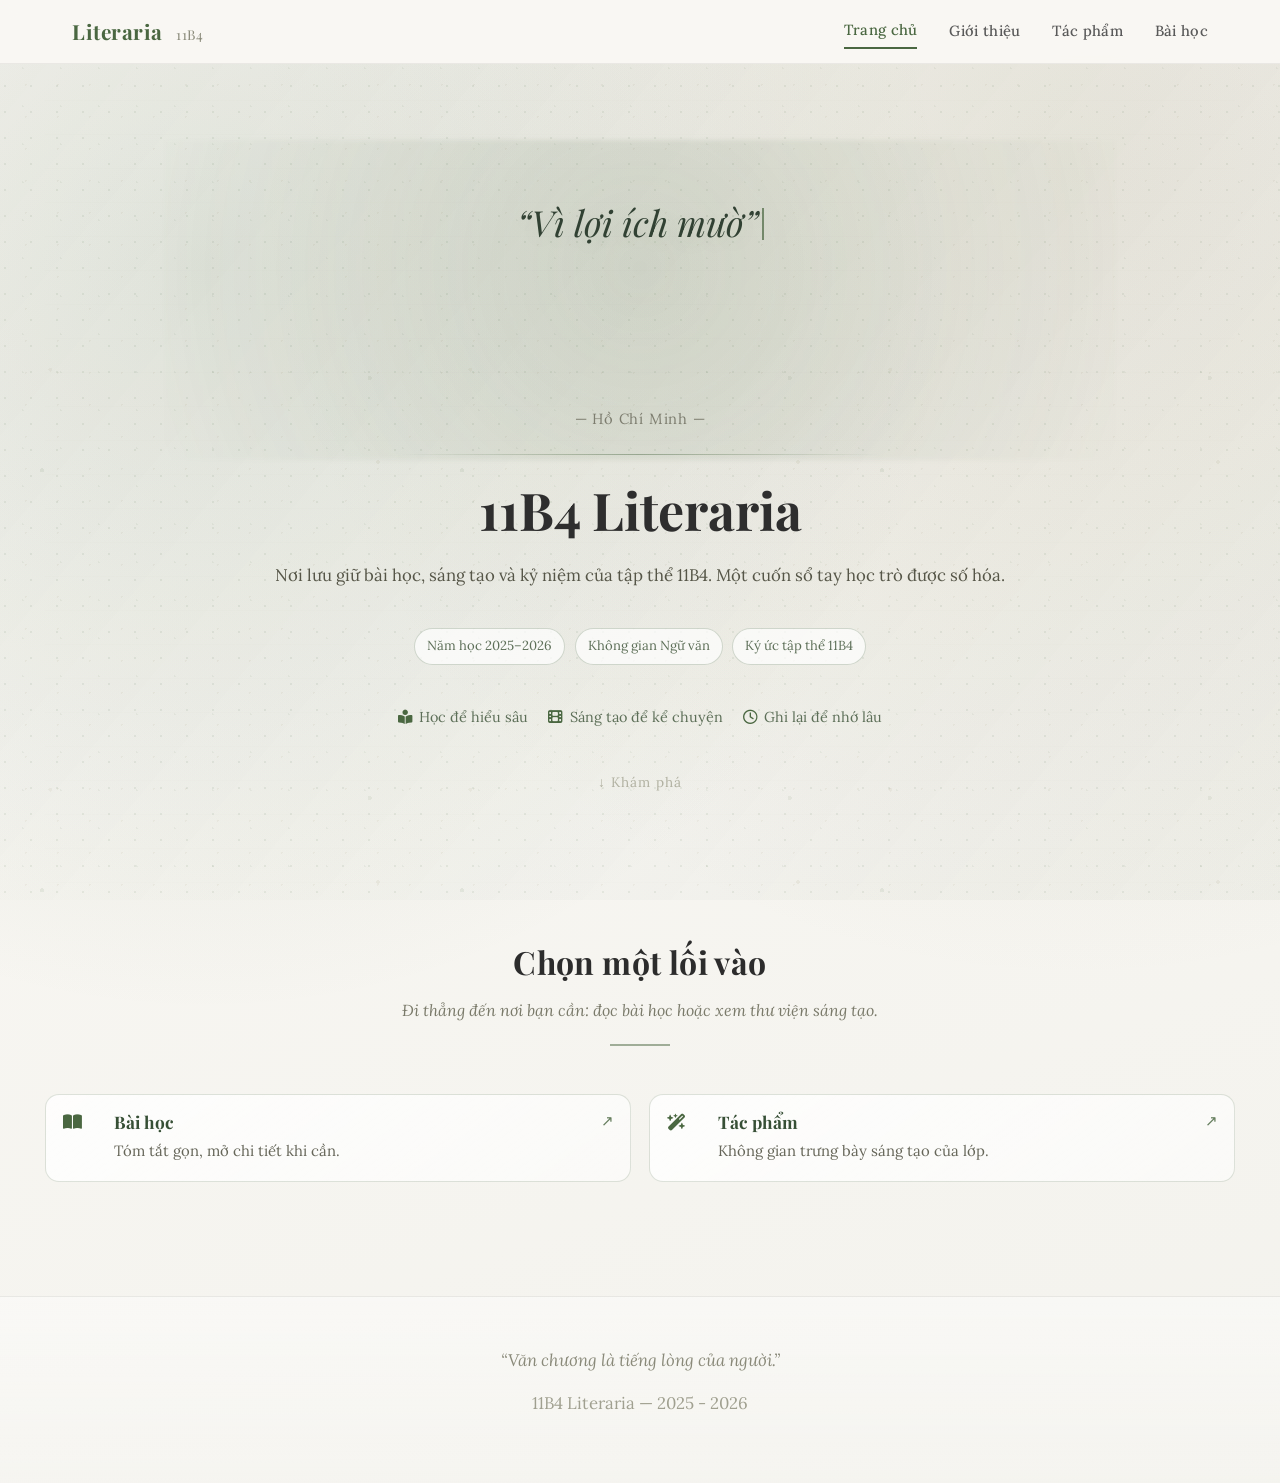
<file: index.html>
<!DOCTYPE html>
<html lang="vi">
<head>
  <meta charset="UTF-8">
  <meta name="viewport" content="width=device-width, initial-scale=1.0">
  <title>Trang chủ — 11B4 Literaria</title>
  <link rel="preconnect" href="https://fonts.googleapis.com">
  <link href="https://fonts.googleapis.com/css2?family=Lora:ital,wght@0,400;0,500;0,600;0,700;1,400;1,500&family=Playfair+Display:ital,wght@0,400;0,500;0,600;0,700;1,400;1,500&display=swap" rel="stylesheet">
  <link rel="stylesheet" href="https://cdnjs.cloudflare.com/ajax/libs/font-awesome/6.5.2/css/all.min.css">
  <link rel="stylesheet" href="style.css">
  <style>
    body { opacity: 0; transition: opacity 0.6s ease; }
    body.page-loaded { opacity: 1; }
  </style>
</head>
<body class="home-page">

  <!-- NAVBAR -->
  <nav class="navbar">
    <div class="navbar-inner">
      <a href="index.html" class="navbar-logo">Literaria <span>11B4</span></a>
      <div class="menu-toggle">
        <span></span><span></span><span></span>
      </div>
      <div class="navbar-links">
        <a href="index.html" class="active">Trang chủ</a>
        <a href="about.html">Giới thiệu</a>
        <a href="dreams.html">Tác phẩm</a>
        <a href="lessons/">Bài học</a>
      </div>
    </div>
  </nav>

  <!-- MAIN -->
  <main class="page-content">
    <div class="page-container">
      <div class="home-hero">
        <div class="mobile-quote-icon fade-in home-sequence" aria-hidden="true">
          <i class="fa-solid fa-book-open"></i>
        </div>
        <div class="quote fade-in home-sequence typing-quote quote-typing-active"
             data-quotes="Vì lợi ích mười năm thì phải trồng cây, vì lợi ích trăm năm thì phải trồng người.|Non sông Việt Nam có trở nên tươi đẹp hay không, dân tộc Việt Nam có bước tới đài vinh quang để sánh vai với các cường quốc năm châu được hay không, chính là nhờ một phần lớn ở công học tập của các em.|Một dân tộc dốt là một dân tộc yếu.|Thanh niên là người chủ tương lai của nước nhà.|Một năm khởi đầu từ mùa xuân. Một đời khởi đầu từ tuổi trẻ. Tuổi trẻ là mùa xuân của xã hội.|Đâu cần thanh niên có, việc gì khó có thanh niên.|Học để làm việc, làm người, làm cán bộ. Học để phụng sự Đoàn thể, giai cấp và nhân dân, Tổ quốc và nhân loại.|Có tài mà không có đức là người vô dụng. Có đức mà không có tài thì làm việc gì cũng khó.|Tuổi nhỏ làm việc nhỏ, tùy theo sức của mình.|Đường đi khó không khó vì ngăn sông cách núi, mà khó vì lòng người ngại núi e sông.|Có công mài sắt, có ngày nên kim.|Có chí thì nên.|Lửa thử vàng, gian nan thử sức.|Thất bại là mẹ thành công.|Đi một ngày đàng, học một sàng khôn.|Học ăn, học nói, học gói, học mở.|Không thầy đố mày làm nên.|Muốn sang thì bắc cầu Kiều, muốn con hay chữ thì yêu lấy thầy.|Người không học như ngọc không mài.|Có chí làm quan, có gan làm giàu."
             data-authors="Hồ Chí Minh|Hồ Chí Minh|Hồ Chí Minh|Hồ Chí Minh|Hồ Chí Minh|Hồ Chí Minh|Hồ Chí Minh|Hồ Chí Minh|Hồ Chí Minh|Nguyễn Bá Học|Tục ngữ Việt Nam|Tục ngữ Việt Nam|Tục ngữ Việt Nam|Tục ngữ Việt Nam|Tục ngữ Việt Nam|Tục ngữ Việt Nam|Tục ngữ Việt Nam|Ca dao Việt Nam|Tục ngữ Việt Nam|Tục ngữ Việt Nam"></div>
        <div class="quote-author fade-in home-sequence typing-quote-author">
          — Hồ Chí Minh —
        </div>

        <div class="divider fade-in home-sequence"></div>

        <h1 class="intro-title fade-in home-sequence">11B4 Literaria</h1>

        <p class="intro-text fade-in home-sequence">
          Nơi lưu giữ bài học, sáng tạo và kỷ niệm của tập thể 11B4.
          Một cuốn sổ tay học trò được số hóa.
        </p>

        <div class="home-badges fade-in home-sequence">
          <span class="home-badge">Năm học 2025–2026</span>
          <span class="home-badge">Không gian Ngữ văn</span>
          <span class="home-badge">Ký ức tập thể 11B4</span>
        </div>

        <ul class="home-focus-strip fade-in home-sequence">
          <li><i class="fa-solid fa-book-open-reader" aria-hidden="true"></i>Học để hiểu sâu</li>
          <li><i class="fa-solid fa-film" aria-hidden="true"></i>Sáng tạo để kể chuyện</li>
          <li><i class="fa-regular fa-clock" aria-hidden="true"></i>Ghi lại để nhớ lâu</li>
        </ul>

        <div class="scroll-hint fade-in home-sequence">
          &#8595; Khám phá
        </div>

      </div>

      <section class="home-wide section fade-in">
        <div class="section-title">
          <h2>Chọn một lối vào</h2>
          <p>Đi thẳng đến nơi bạn cần: đọc bài học hoặc xem thư viện sáng tạo.</p>
        </div>
        <div class="home-wide-inner home-link-rail">
          <a class="home-rail-link reveal-lift" href="lessons/">
            <i class="fa-solid fa-book-open"></i>
            <div>
              <h3>Bài học</h3>
              <p class="mobile-trim-text">Tóm tắt gọn, mở chi tiết khi cần.</p>
            </div>
          </a>
          <a class="home-rail-link reveal-lift" href="dreams.html">
            <i class="fa-solid fa-wand-magic-sparkles"></i>
            <div>
              <h3>Tác phẩm</h3>
              <p class="mobile-trim-text">Không gian trưng bày sáng tạo của lớp.</p>
            </div>
          </a>
        </div>
      </section>
    </div>
  </main>

  <!-- FOOTER -->
  <footer class="site-footer">
    <p class="footer-quote">“Văn chương là tiếng lòng của người.”</p>
    <p>11B4 Literaria &mdash; 2025 - 2026</p>
  </footer>

  <script src="script.js"></script>
</body>
</html>
</file>
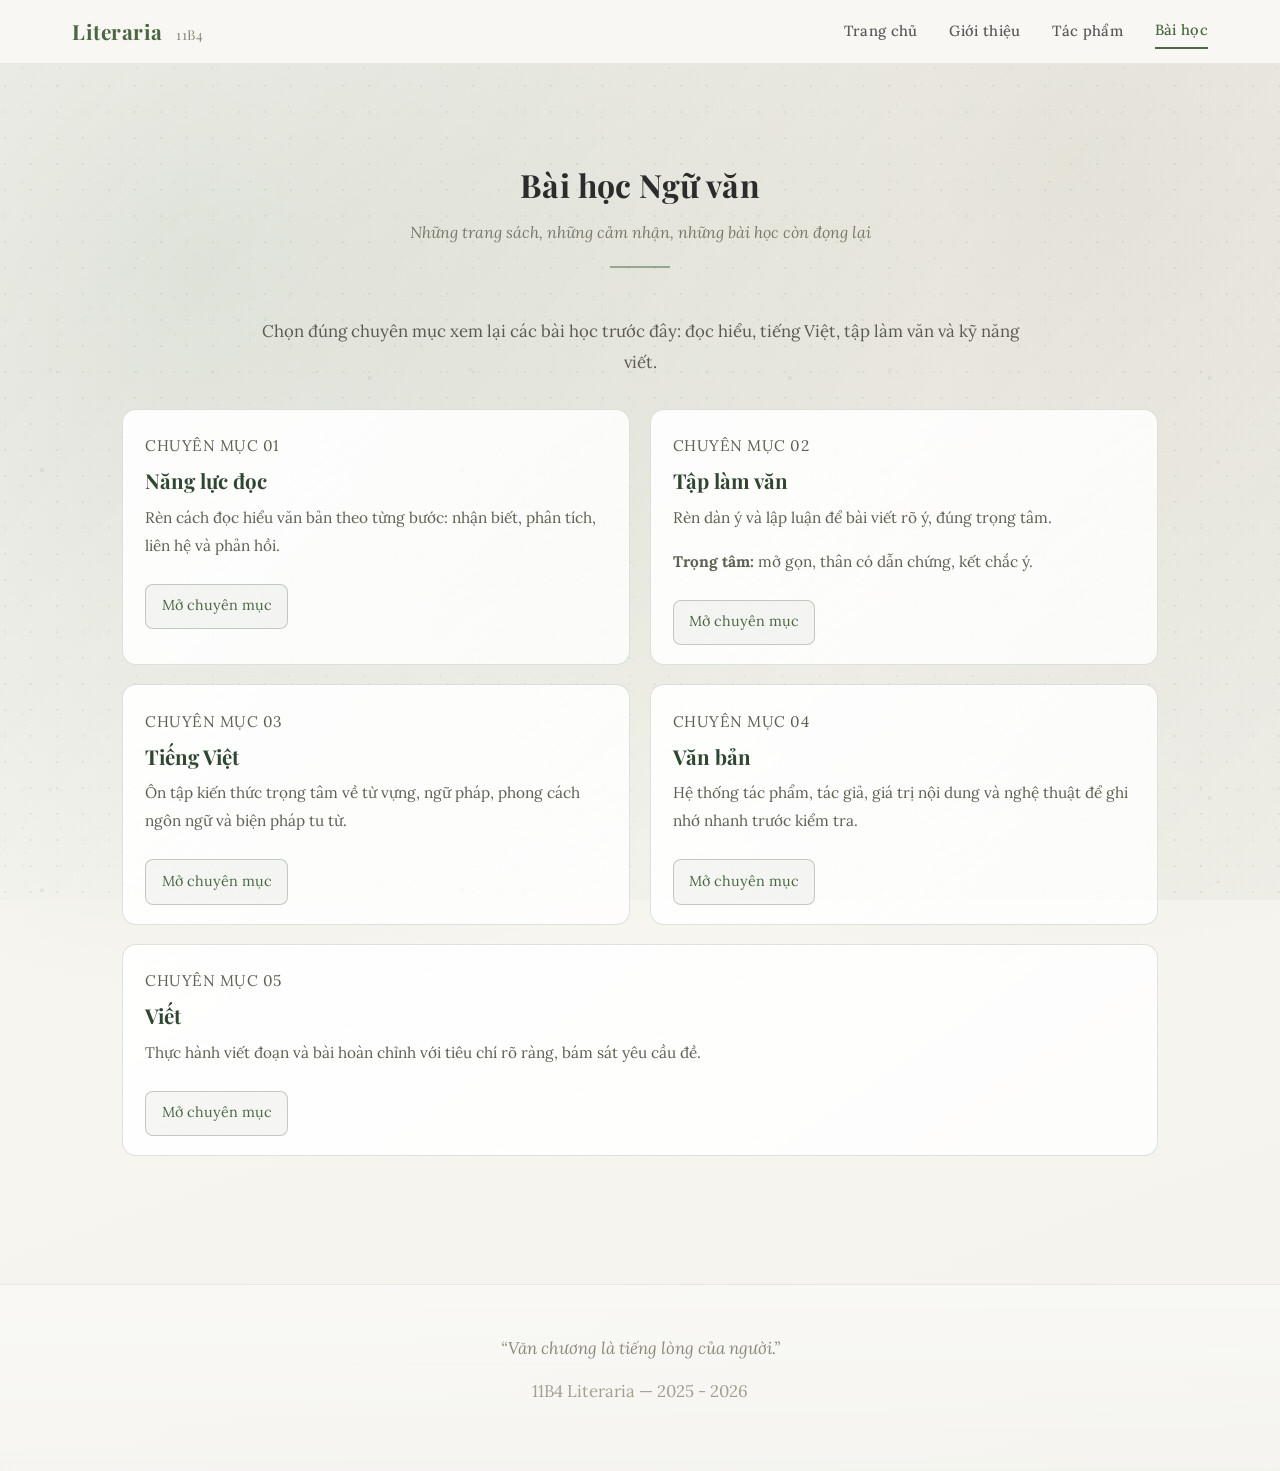
<file: lessons/index.html>
<!DOCTYPE html>
<html lang="vi">
<head>
  <meta charset="UTF-8">
  <meta name="viewport" content="width=device-width, initial-scale=1.0">
  <title>Bài học — 11B4 Literaria</title>
  <link rel="preconnect" href="https://fonts.googleapis.com">
  <link href="https://fonts.googleapis.com/css2?family=Lora:ital,wght@0,400;0,500;0,600;0,700;1,400;1,500&family=Playfair+Display:ital,wght@0,400;0,500;0,600;0,700;1,400;1,500&display=swap" rel="stylesheet">
  <link rel="stylesheet" href="../style.css?v=20260302-1">
  <style>
    body { opacity: 0; transition: opacity 0.6s ease; }
    body.page-loaded { opacity: 1; }
  </style>
</head>
<body>
  <nav class="navbar">
    <div class="navbar-inner">
      <a href="../index.html" class="navbar-logo">Literaria <span>11B4</span></a>
      <div class="menu-toggle">
        <span></span><span></span><span></span>
      </div>
      <div class="navbar-links">
        <a href="../index.html">Trang chủ</a>
        <a href="../about.html">Giới thiệu</a>
        <a href="../dreams.html">Tác phẩm</a>
        <a href="./" class="active">Bài học</a>
      </div>
    </div>
  </nav>

  <main class="page-content">
    <div class="page-container">
      <section class="section">
        <div class="section-title fade-in">
          <h2>Bài học Ngữ văn</h2>
          <p>Những trang sách, những cảm nhận, những bài học còn đọng lại</p>
        </div>

        <p class="lessons-intro fade-in">
          Chọn đúng chuyên mục xem lại các bài học trước đây: đọc hiểu, tiếng Việt, tập làm văn và kỹ năng viết.
        </p>

        <div class="lesson-category-grid">
          <a class="lesson-category-card fade-in" href="nang-luc-doc/">
            <p class="lesson-category-tag">Chuyên mục 01</p>
            <h3>Năng lực đọc</h3>
            <p>Rèn cách đọc hiểu văn bản theo từng bước: nhận biết, phân tích, liên hệ và phản hồi.</p>
            <span class="lesson-link">Mở chuyên mục</span>
          </a>

          <a class="lesson-category-card fade-in" href="tap-lam-van/">
            <p class="lesson-category-tag">Chuyên mục 02</p>
            <h3>Tập làm văn</h3>
            <p>Rèn dàn ý và lập luận để bài viết rõ ý, đúng trọng tâm.</p>
            <p><strong>Trọng tâm:</strong> mở gọn, thân có dẫn chứng, kết chắc ý.</p>
            <span class="lesson-link">Mở chuyên mục</span>
          </a>

          <a class="lesson-category-card fade-in" href="tieng-viet/">
            <p class="lesson-category-tag">Chuyên mục 03</p>
            <h3>Tiếng Việt</h3>
            <p>Ôn tập kiến thức trọng tâm về từ vựng, ngữ pháp, phong cách ngôn ngữ và biện pháp tu từ.</p>
            <span class="lesson-link">Mở chuyên mục</span>
          </a>

          <a class="lesson-category-card fade-in" href="van-ban/">
            <p class="lesson-category-tag">Chuyên mục 04</p>
            <h3>Văn bản</h3>
            <p>Hệ thống tác phẩm, tác giả, giá trị nội dung và nghệ thuật để ghi nhớ nhanh trước kiểm tra.</p>
            <span class="lesson-link">Mở chuyên mục</span>
          </a>

          <a class="lesson-category-card fade-in" href="viet/">
            <p class="lesson-category-tag">Chuyên mục 05</p>
            <h3>Viết</h3>
            <p>Thực hành viết đoạn và bài hoàn chỉnh với tiêu chí rõ ràng, bám sát yêu cầu đề.</p>
            <span class="lesson-link">Mở chuyên mục</span>
          </a>
        </div>
      </section>
    </div>
  </main>

  <footer class="site-footer">
    <p class="footer-quote">“Văn chương là tiếng lòng của người.”</p>
    <p>11B4 Literaria &mdash; 2025 - 2026</p>
  </footer>

  <script src="../script.js?v=20260302-1"></script>
</body>
</html>
</file>
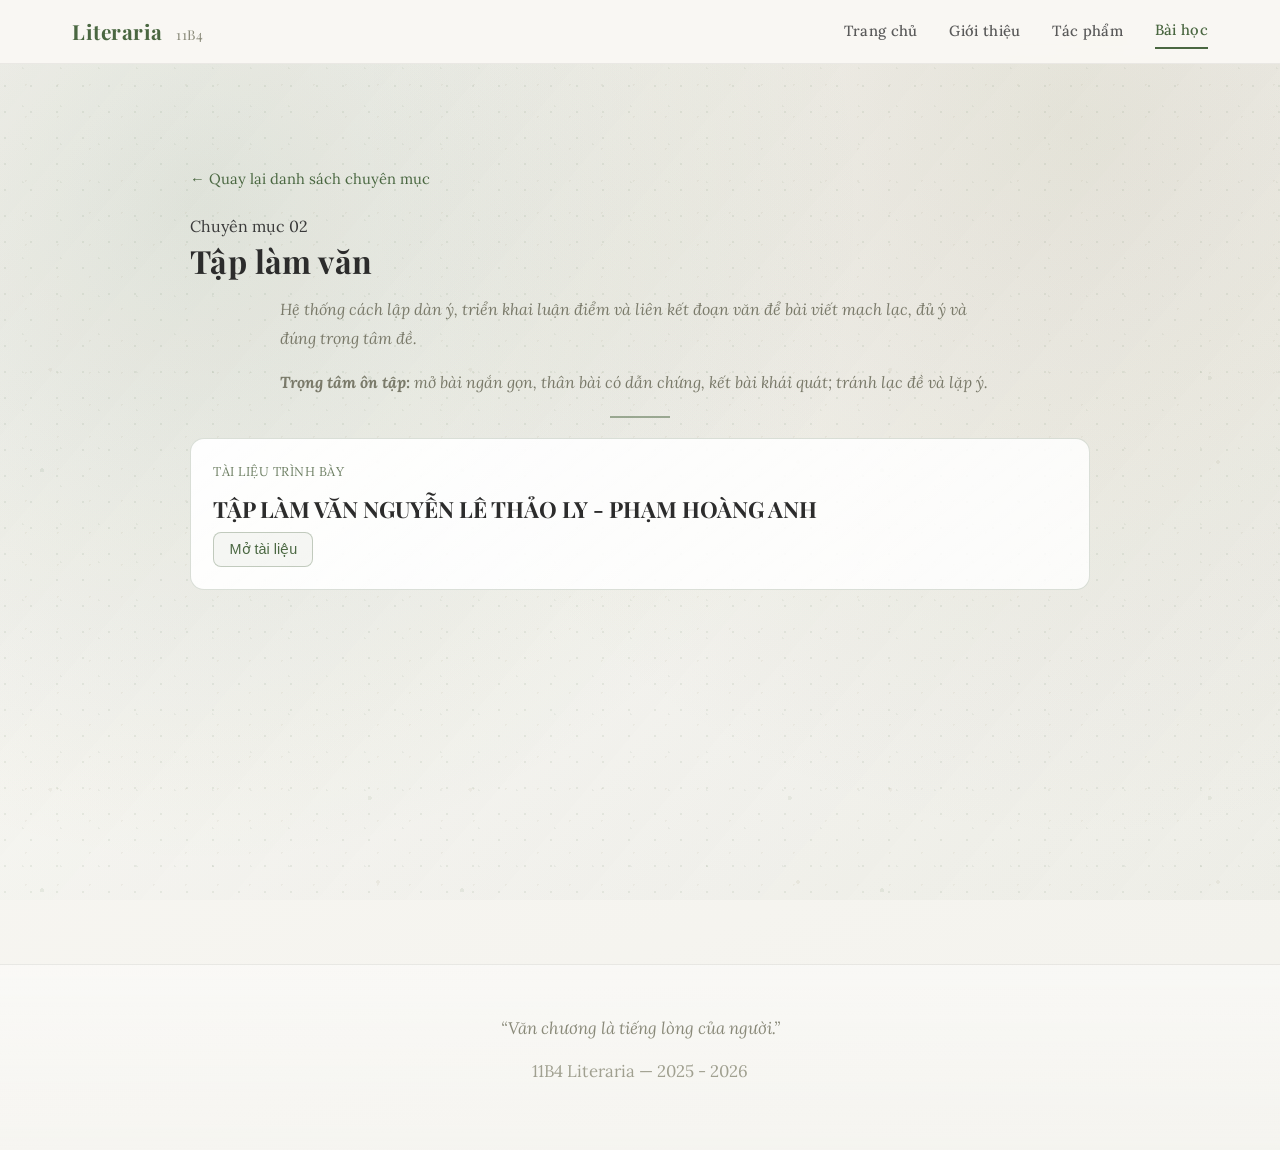
<file: lessons/tap-lam-van/index.html>
<!DOCTYPE html>
<html lang="vi">
<head>
  <meta charset="UTF-8">
  <meta name="viewport" content="width=device-width, initial-scale=1.0">
  <title>Tập làm văn — 11B4 Literaria</title>
  <link rel="preconnect" href="https://fonts.googleapis.com">
  <link href="https://fonts.googleapis.com/css2?family=Lora:ital,wght@0,400;0,500;0,600;0,700;1,400;1,500&family=Playfair+Display:ital,wght@0,400;0,500;0,600;0,700;1,400;1,500&display=swap" rel="stylesheet">
  <link rel="stylesheet" href="../../style.css?v=20260303-1">
  <style>body { opacity: 0; transition: opacity 0.6s ease; } body.page-loaded { opacity: 1; }</style>
</head>
<body>
  <nav class="navbar">
    <div class="navbar-inner">
      <a href="../../index.html" class="navbar-logo">Literaria <span>11B4</span></a>
      <div class="menu-toggle"><span></span><span></span><span></span></div>
      <div class="navbar-links">
        <a href="../../index.html">Trang chủ</a>
        <a href="../../about.html">Giới thiệu</a>
        <a href="../../dreams.html">Tác phẩm</a>
        <a href="../" class="active">Bài học</a>
      </div>
    </div>
  </nav>

  <main class="page-content">
    <div class="page-container">
      <section class="section lesson-detail-shell">
        <a href="../" class="lesson-back">&larr; Quay lại danh sách chuyên mục</a>

        <div class="section-title fade-in" style="text-align:left; margin-bottom: 1rem;">
          <div class="lesson-meta">Chuyên mục 02</div>
          <h2>Tập làm văn</h2>
          <p>Hệ thống cách lập dàn ý, triển khai luận điểm và liên kết đoạn văn để bài viết mạch lạc, đủ ý và đúng trọng tâm đề.</p>
          <p><strong>Trọng tâm ôn tập:</strong> mở bài ngắn gọn, thân bài có dẫn chứng, kết bài khái quát; tránh lạc đề và lặp ý.</p>
        </div>

        <article class="read-work-card fade-in">
          <p class="lesson-category-tag">Tài liệu trình bày</p>
          <h3>TẬP LÀM VĂN NGUYỄN LÊ THẢO LY - PHẠM HOÀNG ANH</h3>
          <button type="button" class="lesson-link read-open-btn" data-modal-target="#pptx-modal-tap-lam-van-1">Mở tài liệu</button>
        </article>

      </section>
    </div>
  </main>

  <div class="read-modal-overlay" id="pptx-modal-tap-lam-van-1" aria-hidden="true">
    <div class="read-modal-content pptx-modal-content">
      <button class="read-modal-close" data-close-modal type="button" aria-label="Đóng">&times;</button>
      <div class="read-modal-layout pptx-modal-layout">
        <div class="read-modal-main pptx-modal-main">
          <div class="pptx-toolbar">
            <a class="lesson-link" href="../../static/presentation/tap_lam_van/T%E1%BA%ACP%20L%C3%80M%20V%C4%82N%20TH%E1%BA%A2O%20LY%20-%20HO%C3%80NG%20ANH.pptx" download>Tải xuống PPTX</a>
          </div>
          <div class="pptx-frame-wrap">
            <iframe title="TẬP LÀM VĂN THẢO LY - PHẠM HOÀNG ANH" loading="lazy" src="about:blank" data-pptx-url="../../static/presentation/tap_lam_van/T%E1%BA%ACP%20L%C3%80M%20V%C4%82N%20TH%E1%BA%A2O%20LY%20-%20HO%C3%80NG%20ANH.pptx"></iframe>
          </div>
          <p class="read-loading">Nếu trình duyệt không hiển thị trực tiếp, hãy dùng nút tải xuống hoặc mở file ở tab mới.</p>
        </div>
        <aside class="read-modal-sidebar">
          <h3>TẬP LÀM VĂN THẢO LY - PHẠM HOÀNG ANH</h3>
          <p><strong>Tác giả/nhóm:</strong> Thảo Ly - Phạm Hoàng Anh</p>
          <p><strong>Ghi chú:</strong> Slide trình bày thuộc chuyên mục Tập làm văn.</p>
          <p><a href="../../static/presentation/tap_lam_van/T%E1%BA%ACP%20L%C3%80M%20V%C4%82N%20TH%E1%BA%A2O%20LY%20-%20HO%C3%80NG%20ANH.pptx" target="_blank" rel="noopener">Mở ở tab mới</a></p>
        </aside>
      </div>
    </div>
  </div>

  <footer class="site-footer">
    <p class="footer-quote">“Văn chương là tiếng lòng của người.”</p>
    <p>11B4 Literaria &mdash; 2025 - 2026</p>
  </footer>
  <script src="../../script.js?v=20260303-2"></script>
</body>
</html>
</file>
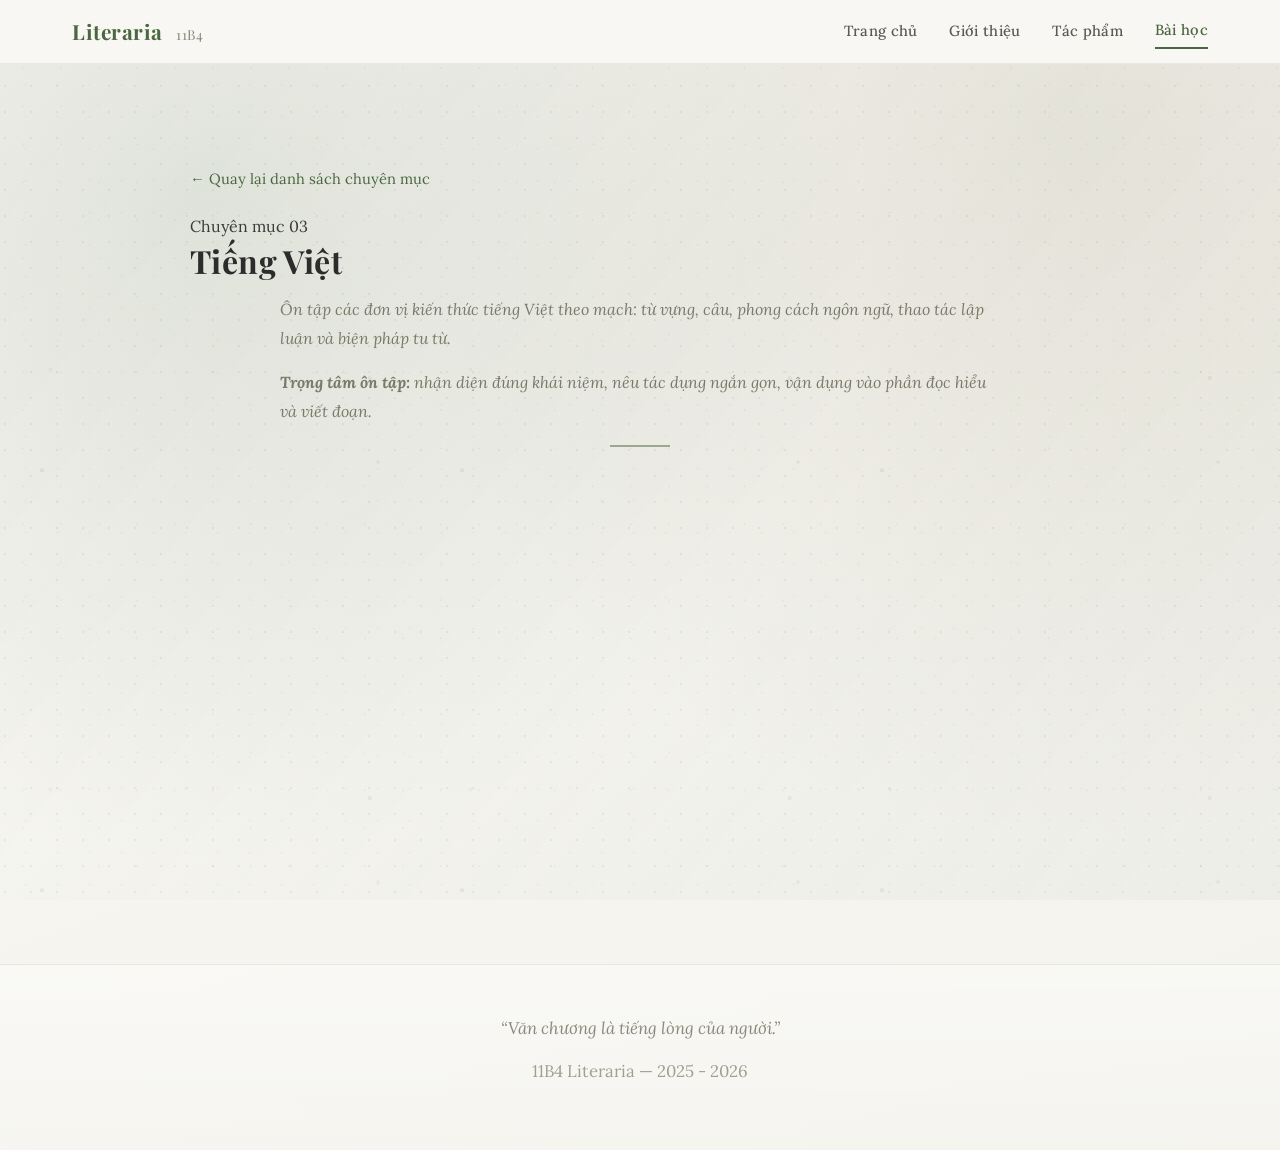
<file: lessons/tieng-viet/index.html>
<!DOCTYPE html>
<html lang="vi">
<head>
  <meta charset="UTF-8">
  <meta name="viewport" content="width=device-width, initial-scale=1.0">
  <title>Tiếng Việt — 11B4 Literaria</title>
  <link rel="preconnect" href="https://fonts.googleapis.com">
  <link href="https://fonts.googleapis.com/css2?family=Lora:ital,wght@0,400;0,500;0,600;0,700;1,400;1,500&family=Playfair+Display:ital,wght@0,400;0,500;0,600;0,700;1,400;1,500&display=swap" rel="stylesheet">
  <link rel="stylesheet" href="../../style.css?v=20260302-1">
  <style>body { opacity: 0; transition: opacity 0.6s ease; } body.page-loaded { opacity: 1; }</style>
</head>
<body>
  <nav class="navbar"><div class="navbar-inner"><a href="../../index.html" class="navbar-logo">Literaria <span>11B4</span></a><div class="menu-toggle"><span></span><span></span><span></span></div><div class="navbar-links"><a href="../../index.html">Trang chủ</a><a href="../../about.html">Giới thiệu</a><a href="../../dreams.html">Tác phẩm</a><a href="../" class="active">Bài học</a></div></div></nav>
  <main class="page-content"><div class="page-container"><section class="section lesson-detail-shell"><a href="../" class="lesson-back">&larr; Quay lại danh sách chuyên mục</a><div class="section-title fade-in" style="text-align:left; margin-bottom: 1rem;"><div class="lesson-meta">Chuyên mục 03</div><h2>Tiếng Việt</h2><p>Ôn tập các đơn vị kiến thức tiếng Việt theo mạch: từ vựng, câu, phong cách ngôn ngữ, thao tác lập luận và biện pháp tu từ.</p><p><strong>Trọng tâm ôn tập:</strong> nhận diện đúng khái niệm, nêu tác dụng ngắn gọn, vận dụng vào phần đọc hiểu và viết đoạn.</p></div></section></div></main>
  <footer class="site-footer"><p class="footer-quote">“Văn chương là tiếng lòng của người.”</p><p>11B4 Literaria &mdash; 2025 - 2026</p></footer>
  <script src="../../script.js?v=20260302-1"></script>
</body>
</html>
</file>
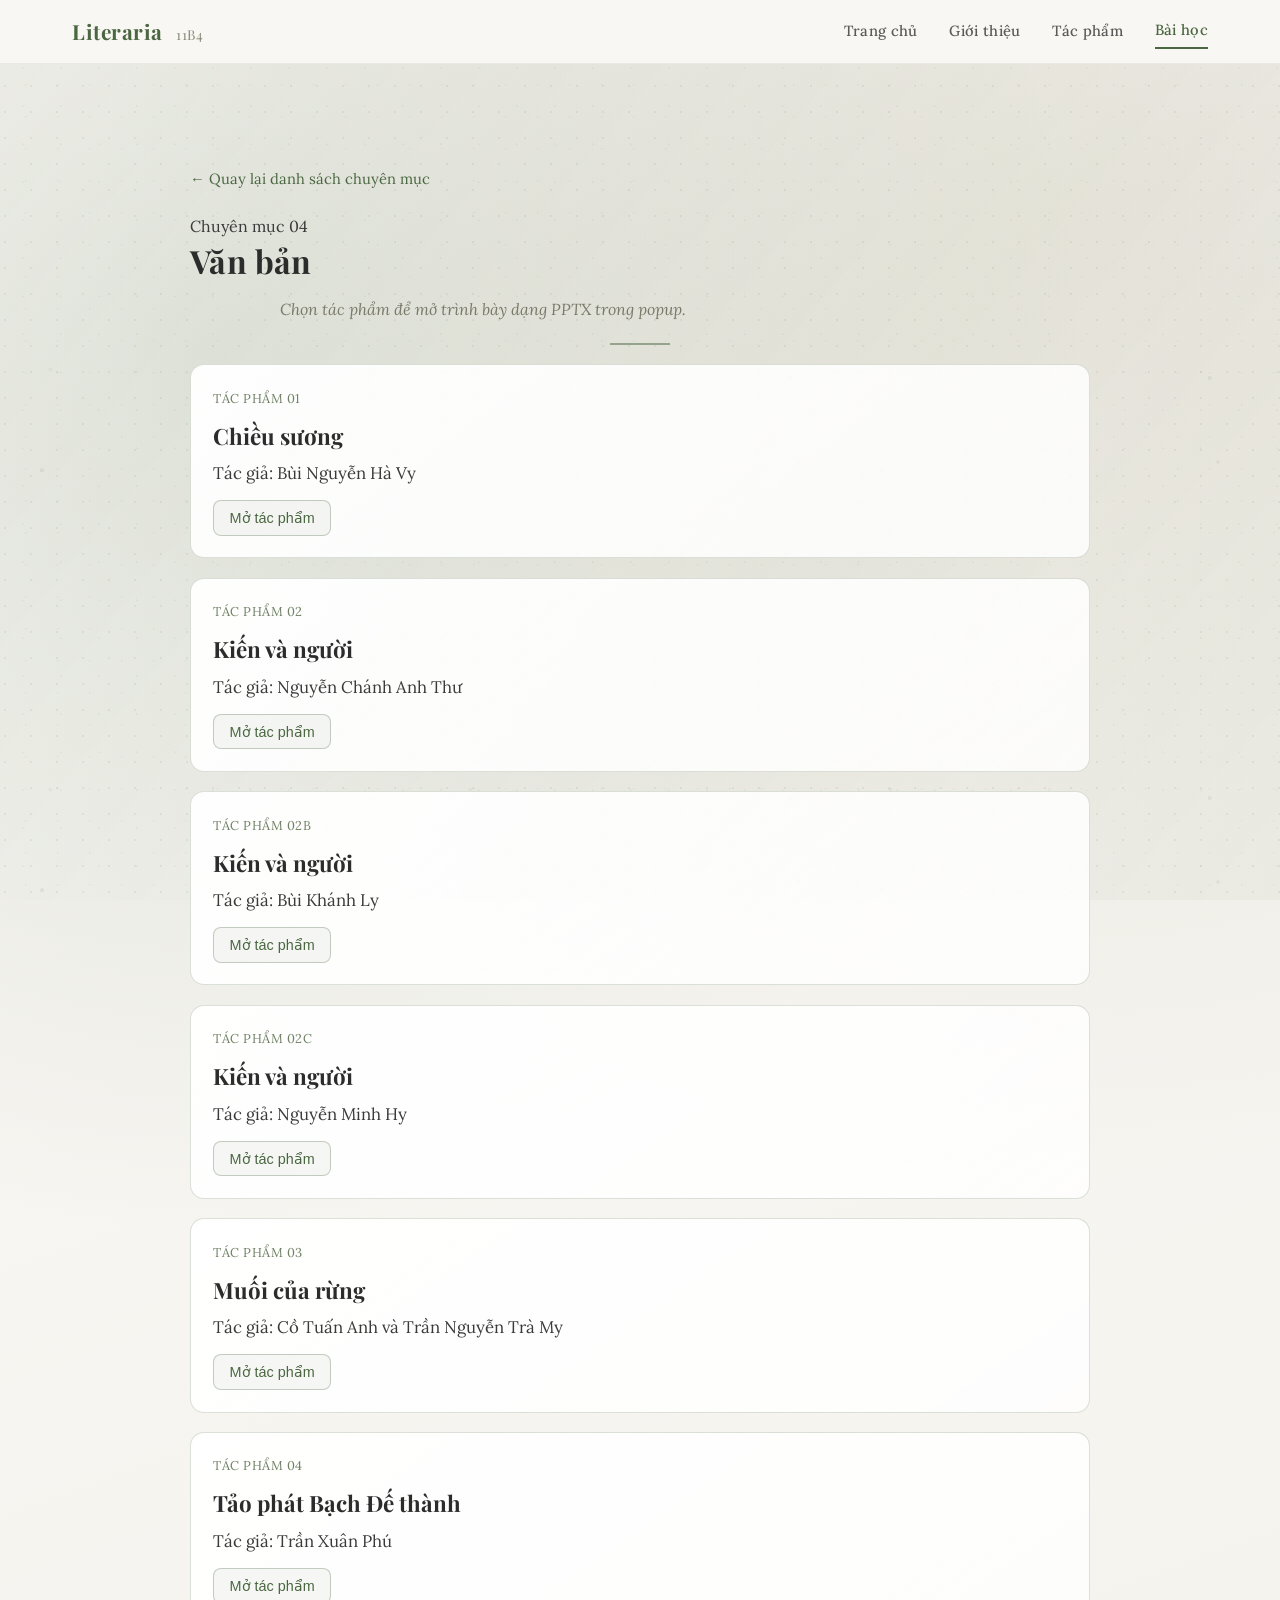
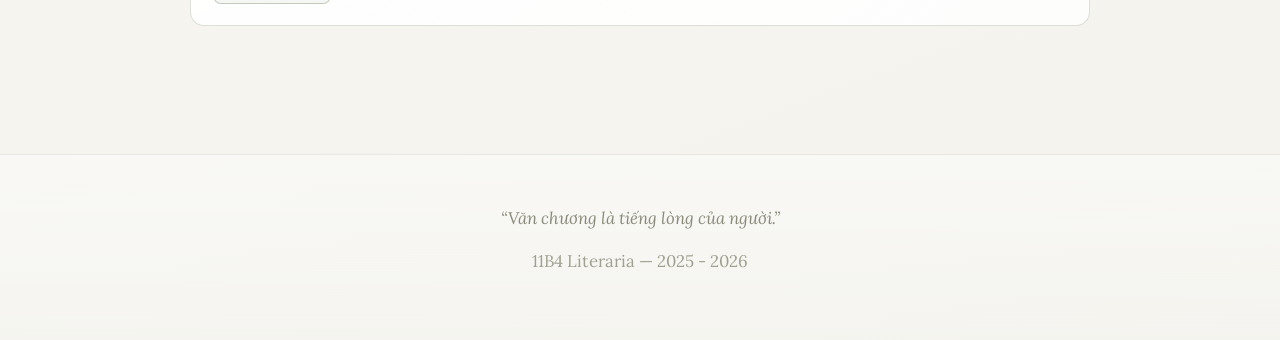
<file: lessons/van-ban/index.html>
<!DOCTYPE html>
<html lang="vi">
<head>
  <meta charset="UTF-8">
  <meta name="viewport" content="width=device-width, initial-scale=1.0">
  <title>Văn bản — 11B4 Literaria</title>
  <link rel="preconnect" href="https://fonts.googleapis.com">
  <link href="https://fonts.googleapis.com/css2?family=Lora:ital,wght@0,400;0,500;0,600;0,700;1,400;1,500&family=Playfair+Display:ital,wght@0,400;0,500;0,600;0,700;1,400;1,500&display=swap" rel="stylesheet">
  <link rel="stylesheet" href="../../style.css?v=20260303-1">
  <style>
    body { opacity: 0; transition: opacity 0.6s ease; }
    body.page-loaded { opacity: 1; }
  </style>
</head>
<body>
  <nav class="navbar">
    <div class="navbar-inner">
      <a href="../../index.html" class="navbar-logo">Literaria <span>11B4</span></a>
      <div class="menu-toggle">
        <span></span><span></span><span></span>
      </div>
      <div class="navbar-links">
        <a href="../../index.html">Trang chủ</a>
        <a href="../../about.html">Giới thiệu</a>
        <a href="../../dreams.html">Tác phẩm</a>
        <a href="../" class="active">Bài học</a>
      </div>
    </div>
  </nav>

  <main class="page-content">
    <div class="page-container">
      <section class="section lesson-detail-shell">
        <a href="../" class="lesson-back">&larr; Quay lại danh sách chuyên mục</a>

        <div class="section-title fade-in" style="text-align:left; margin-bottom: 1rem;">
          <div class="lesson-meta">Chuyên mục 04</div>
          <h2>Văn bản</h2>
          <p>Chọn tác phẩm để mở trình bày dạng PPTX trong popup.</p>
        </div>

        <article class="read-work-card fade-in">
          <p class="lesson-category-tag">Tác phẩm 01</p>
          <h3>Chiều sương</h3>
          <p>Tác giả: Bùi Nguyễn Hà Vy</p>
          <button type="button" class="lesson-link read-open-btn" data-modal-target="#pptx-modal-chieu-suong">Mở tác phẩm</button>
        </article>

        <article class="read-work-card fade-in">
          <p class="lesson-category-tag">Tác phẩm 02</p>
          <h3>Kiến và người</h3>
          <p>Tác giả: Nguyễn Chánh Anh Thư</p>
          <button type="button" class="lesson-link read-open-btn" data-modal-target="#pptx-modal-kien-anh-thu">Mở tác phẩm</button>
        </article>

        <article class="read-work-card fade-in">
          <p class="lesson-category-tag">Tác phẩm 02B</p>
          <h3>Kiến và người</h3>
          <p>Tác giả: Bùi Khánh Ly</p>
          <button type="button" class="lesson-link read-open-btn" data-modal-target="#pptx-modal-kien-khanh-ly">Mở tác phẩm</button>
        </article>

        <article class="read-work-card fade-in">
          <p class="lesson-category-tag">Tác phẩm 02C</p>
          <h3>Kiến và người</h3>
          <p>Tác giả: Nguyễn Minh Hy</p>
          <button type="button" class="lesson-link read-open-btn" data-modal-target="#pptx-modal-kien-minh-hy">Mở tác phẩm</button>
        </article>

        <article class="read-work-card fade-in">
          <p class="lesson-category-tag">Tác phẩm 03</p>
          <h3>Muối của rừng</h3>
          <p>Tác giả: Cồ Tuấn Anh và Trần Nguyễn Trà My</p>
          <button type="button" class="lesson-link read-open-btn" data-modal-target="#pptx-modal-muoi-cua-rung">Mở tác phẩm</button>
        </article>

        <article class="read-work-card fade-in">
          <p class="lesson-category-tag">Tác phẩm 04</p>
          <h3>Tảo phát Bạch Đế thành</h3>
          <p>Tác giả: Trần Xuân Phú</p>
          <button type="button" class="lesson-link read-open-btn" data-modal-target="#pptx-modal-tao-phat-bach-de-thanh">Mở tác phẩm</button>
        </article>
      </section>
    </div>
  </main>

  <div class="read-modal-overlay" id="pptx-modal-chieu-suong" aria-hidden="true">
    <div class="read-modal-content pptx-modal-content">
      <button class="read-modal-close" data-close-modal type="button" aria-label="Đóng">&times;</button>
      <div class="read-modal-layout pptx-modal-layout">
        <div class="read-modal-main pptx-modal-main">
          <div class="pptx-toolbar">
            <a class="lesson-link" href="../../static/presentation/chieu_suong/Chieu_Suong-HaVy.pptx" download>Tải xuống PPTX</a>
          </div>
          <div class="pptx-frame-wrap">
            <iframe title="Chiều sương" loading="lazy" src="about:blank" data-pptx-url="../../static/presentation/chieu_suong/Chieu_Suong-HaVy.pptx"></iframe>
          </div>
          <p class="read-loading">Nếu trình duyệt không hiển thị trực tiếp, hãy dùng nút tải xuống hoặc mở file ở tab mới.</p>
        </div>
        <aside class="read-modal-sidebar">
          <h3>Chiều sương</h3>
          <p><strong>Tác giả/nhóm:</strong> Bùi Nguyễn Hà Vy</p>
          <p><strong>Ghi chú:</strong> Slide trình bày tác phẩm Chiều sương.</p>
          <p><a href="../../static/presentation/chieu_suong/Chieu_Suong-HaVy.pptx" target="_blank" rel="noopener">Mở ở tab mới</a></p>
        </aside>
      </div>
    </div>
  </div>

  <div class="read-modal-overlay" id="pptx-modal-kien-anh-thu" aria-hidden="true">
    <div class="read-modal-content pptx-modal-content">
      <button class="read-modal-close" data-close-modal type="button" aria-label="Đóng">&times;</button>
      <div class="read-modal-layout pptx-modal-layout">
        <div class="read-modal-main pptx-modal-main">
          <div class="pptx-toolbar">
            <a class="lesson-link" href="../../static/presentation/kien_va_nguoi/Kien_va_Nguoi-AnhThu.pptx" download>Tải xuống PPTX</a>
          </div>
          <div class="pptx-frame-wrap">
            <iframe title="Kiến và người - Nguyễn Chánh Anh Thư" loading="lazy" src="about:blank" data-pptx-url="../../static/presentation/kien_va_nguoi/Kien_va_Nguoi-AnhThu.pptx"></iframe>
          </div>
          <p class="read-loading">Nếu trình duyệt không hiển thị trực tiếp, hãy dùng nút tải xuống hoặc mở file ở tab mới.</p>
        </div>
        <aside class="read-modal-sidebar">
          <h3>Kiến và người</h3>
          <p><strong>Tác giả/nhóm:</strong> Nguyễn Chánh Anh Thư</p>
          <p><strong>Ghi chú:</strong> Slide trình bày tác phẩm Kiến và người.</p>
          <p><a href="../../static/presentation/kien_va_nguoi/Kien_va_Nguoi-AnhThu.pptx" target="_blank" rel="noopener">Mở ở tab mới</a></p>
        </aside>
      </div>
    </div>
  </div>

  <div class="read-modal-overlay" id="pptx-modal-kien-khanh-ly" aria-hidden="true">
    <div class="read-modal-content pptx-modal-content">
      <button class="read-modal-close" data-close-modal type="button" aria-label="Đóng">&times;</button>
      <div class="read-modal-layout pptx-modal-layout">
        <div class="read-modal-main pptx-modal-main">
          <div class="pptx-toolbar">
            <a class="lesson-link" href="../../static/presentation/kien_va_nguoi/Kien_va_Nguoi-KhanhLy.pptx" download>Tải xuống PPTX</a>
          </div>
          <div class="pptx-frame-wrap">
            <iframe title="Kiến và người - Bùi Khánh Ly" loading="lazy" src="about:blank" data-pptx-url="../../static/presentation/kien_va_nguoi/Kien_va_Nguoi-KhanhLy.pptx"></iframe>
          </div>
          <p class="read-loading">Nếu trình duyệt không hiển thị trực tiếp, hãy dùng nút tải xuống hoặc mở file ở tab mới.</p>
        </div>
        <aside class="read-modal-sidebar">
          <h3>Kiến và người</h3>
          <p><strong>Tác giả/nhóm:</strong> Bùi Khánh Ly</p>
          <p><strong>Ghi chú:</strong> Slide trình bày tác phẩm Kiến và người.</p>
          <p><a href="../../static/presentation/kien_va_nguoi/Kien_va_Nguoi-KhanhLy.pptx" target="_blank" rel="noopener">Mở ở tab mới</a></p>
        </aside>
      </div>
    </div>
  </div>

  <div class="read-modal-overlay" id="pptx-modal-kien-minh-hy" aria-hidden="true">
    <div class="read-modal-content pptx-modal-content">
      <button class="read-modal-close" data-close-modal type="button" aria-label="Đóng">&times;</button>
      <div class="read-modal-layout pptx-modal-layout">
        <div class="read-modal-main pptx-modal-main">
          <div class="pptx-toolbar">
            <a class="lesson-link" href="../../static/presentation/kien_va_nguoi/Kien_va_Nguoi-MinhHy.pptx" download>Tải xuống PPTX</a>
          </div>
          <div class="pptx-frame-wrap">
            <iframe title="Kiến và người - Nguyễn Minh Hy" loading="lazy" src="about:blank" data-pptx-url="../../static/presentation/kien_va_nguoi/Kien_va_Nguoi-MinhHy.pptx"></iframe>
          </div>
          <p class="read-loading">Nếu trình duyệt không hiển thị trực tiếp, hãy dùng nút tải xuống hoặc mở file ở tab mới.</p>
        </div>
        <aside class="read-modal-sidebar">
          <h3>Kiến và người</h3>
          <p><strong>Tác giả/nhóm:</strong> Nguyễn Minh Hy</p>
          <p><strong>Ghi chú:</strong> Slide trình bày tác phẩm Kiến và người.</p>
          <p><a href="../../static/presentation/kien_va_nguoi/Kien_va_Nguoi-MinhHy.pptx" target="_blank" rel="noopener">Mở ở tab mới</a></p>
        </aside>
      </div>
    </div>
  </div>

  <div class="read-modal-overlay" id="pptx-modal-muoi-cua-rung" aria-hidden="true">
    <div class="read-modal-content pptx-modal-content">
      <button class="read-modal-close" data-close-modal type="button" aria-label="Đóng">&times;</button>
      <div class="read-modal-layout pptx-modal-layout">
        <div class="read-modal-main pptx-modal-main">
          <div class="pptx-toolbar">
            <a class="lesson-link" href="../../static/presentation/muoi_cua_rung/Muoi_cua_rung-TraMy-CoTuanAnh.pdf.pptx" download>Tải xuống PPTX</a>
          </div>
          <div class="pptx-frame-wrap">
            <iframe title="Muối của rừng" loading="lazy" src="about:blank" data-pptx-url="../../static/presentation/muoi_cua_rung/Muoi_cua_rung-TraMy-CoTuanAnh.pdf.pptx"></iframe>
          </div>
          <p class="read-loading">Nếu trình duyệt không hiển thị trực tiếp, hãy dùng nút tải xuống hoặc mở file ở tab mới.</p>
        </div>
        <aside class="read-modal-sidebar">
          <h3>Muối của rừng</h3>
          <p><strong>Tác giả/nhóm:</strong> Cồ Tuấn Anh/Trần Nguyễn Trà My</p>
          <p><strong>Ghi chú:</strong> Slide trình bày tác phẩm Muối của rừng.</p>
          <p><strong>Tài liệu kèm theo:</strong></p>
          <p><a href="https://www.canva.com/design/DAHCVpK52kI/hS0zAhOTGYGcKT8IWynIRg/edit?utm_content=DAHCVpK52kI&utm_campaign=designshare&utm_medium=link2&utm_source=sharebutton" target="_blank" rel="noopener">Link Canva</a></p>
          <p><a href="https://docs.google.com/document/d/1hvY9NgtkawKvbwQGPHt4HCXaf9u4OK79Pqxce5Xac24/edit?tab=t.0" target="_blank" rel="noopener">File Google Doc</a></p>
          <p><a href="../../static/presentation/muoi_cua_rung/Muoi_cua_rung-TraMy-CoTuanAnh.pdf.pptx" target="_blank" rel="noopener">Mở ở tab mới</a></p>
        </aside>
      </div>
    </div>
  </div>

  <div class="read-modal-overlay" id="pptx-modal-tao-phat-bach-de-thanh" aria-hidden="true">
    <div class="read-modal-content pptx-modal-content">
      <button class="read-modal-close" data-close-modal type="button" aria-label="Đóng">&times;</button>
      <div class="read-modal-layout pptx-modal-layout">
        <div class="read-modal-main pptx-modal-main">
          <div class="pptx-toolbar">
            <a class="lesson-link" href="../../static/presentation/tao_phat_bach_de_thanh_ly_bach/Tao_Phat_Bach_De_Thanh_Ly_Bach-TranXuanPhu.pptx" download>Tải xuống PPTX</a>
          </div>
          <div class="pptx-frame-wrap">
            <iframe title="Tảo phát Bạch Đế thành" loading="lazy" src="about:blank" data-pptx-url="../../static/presentation/tao_phat_bach_de_thanh_ly_bach/Tao_Phat_Bach_De_Thanh_Ly_Bach-TranXuanPhu.pptx"></iframe>
          </div>
          <p class="read-loading">Nếu trình duyệt không hiển thị trực tiếp, hãy dùng nút tải xuống hoặc mở file ở tab mới.</p>
        </div>
        <aside class="read-modal-sidebar">
          <h3>Tảo phát Bạch Đế thành</h3>
          <p><strong>Tác giả/nhóm:</strong> Trần Xuân Phú</p>
          <p><strong>Ghi chú:</strong> Slide trình bày tác phẩm Tảo phát Bạch Đế thành.</p>
          <p><strong>Nguồn:</strong> static/presentation</p>
          <p><a href="../../static/presentation/tao_phat_bach_de_thanh_ly_bach/Tao_Phat_Bach_De_Thanh_Ly_Bach-TranXuanPhu.pptx" target="_blank" rel="noopener">Mở ở tab mới</a></p>
        </aside>
      </div>
    </div>
  </div>

  <footer class="site-footer">
    <p class="footer-quote">“Văn chương là tiếng lòng của người.”</p>
    <p>11B4 Literaria &mdash; 2025 - 2026</p>
  </footer>

  <script src="../../script.js?v=20260303-2"></script>
</body>
</html>
</file>
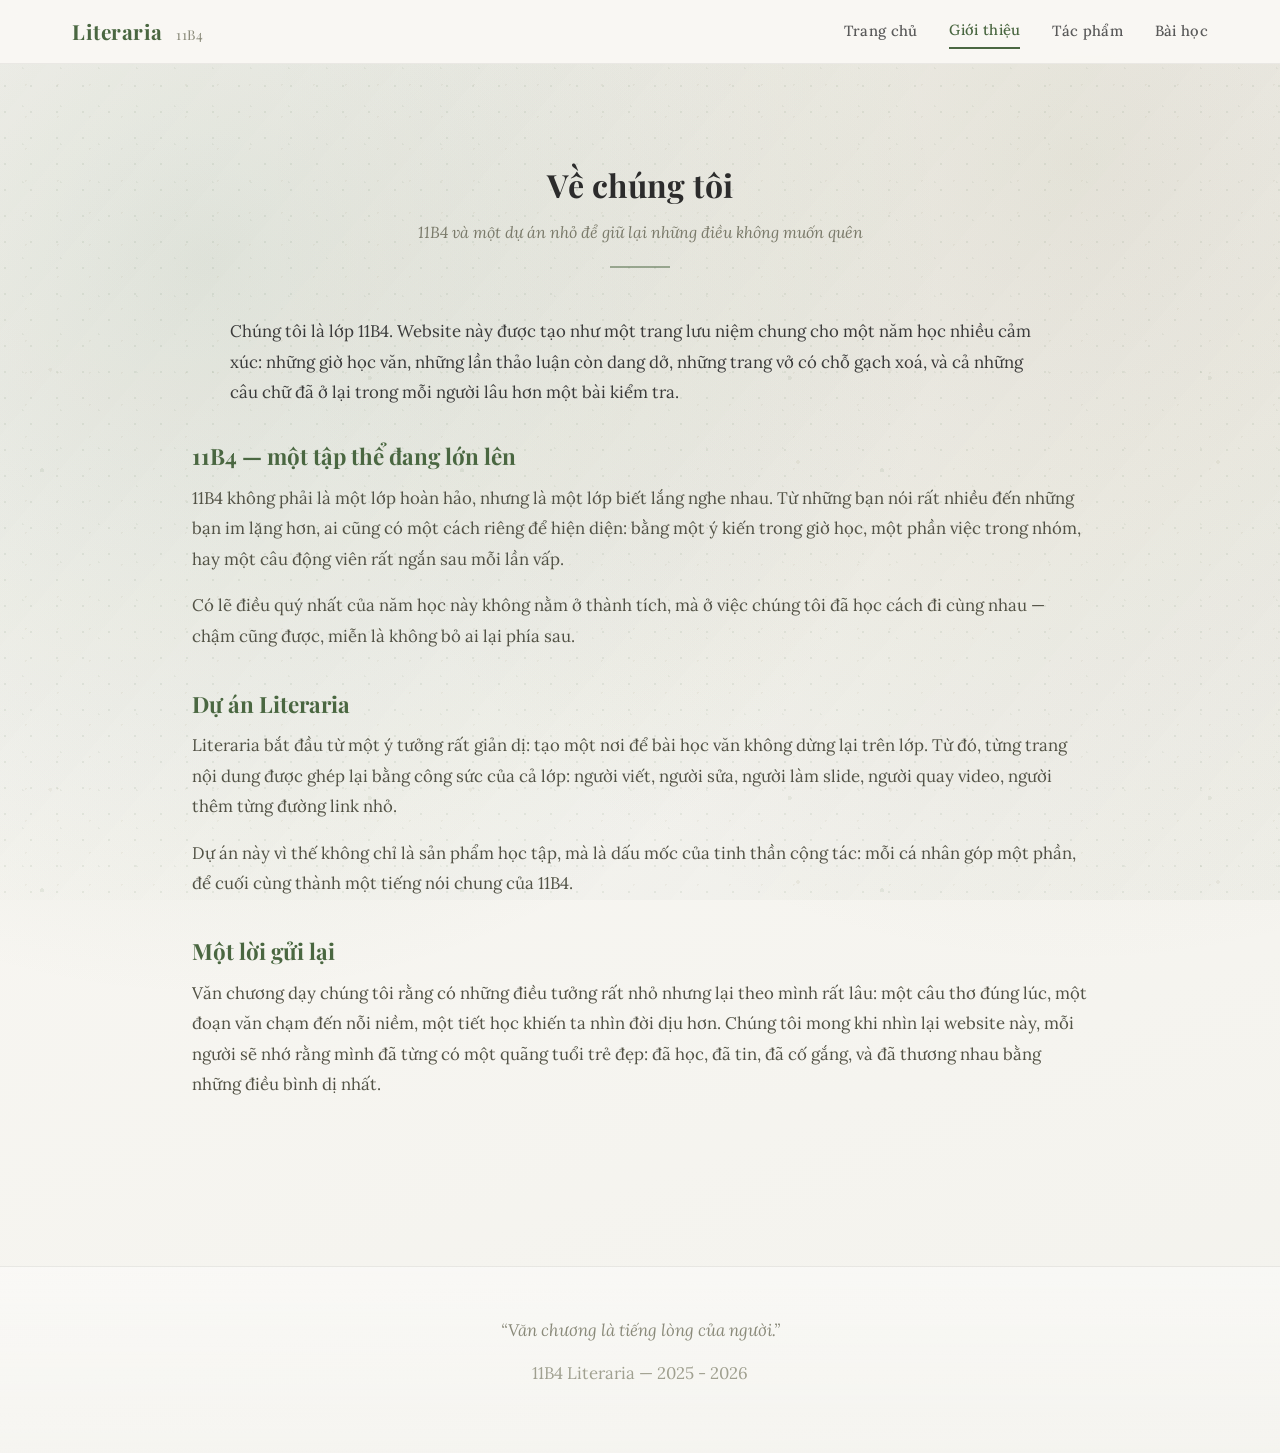
<file: about.html>
<!DOCTYPE html>
<html lang="vi">
<head>
  <meta charset="UTF-8">
  <meta name="viewport" content="width=device-width, initial-scale=1.0">
  <title>Giới thiệu — 11B4 Literaria</title>
  <link rel="preconnect" href="https://fonts.googleapis.com">
  <link href="https://fonts.googleapis.com/css2?family=Lora:ital,wght@0,400;0,500;0,600;0,700;1,400;1,500&family=Playfair+Display:ital,wght@0,400;0,500;0,600;0,700;1,400;1,500&display=swap" rel="stylesheet">
  <link rel="stylesheet" href="style.css">
  <style>
    body { opacity: 0; transition: opacity 0.6s ease; }
    body.page-loaded { opacity: 1; }
  </style>
</head>
<body class="about-page">

  <!-- NAVBAR -->
  <nav class="navbar">
    <div class="navbar-inner">
      <a href="index.html" class="navbar-logo">Literaria <span>11B4</span></a>
      <div class="menu-toggle">
        <span></span><span></span><span></span>
      </div>
      <div class="navbar-links">
        <a href="index.html">Trang chủ</a>
        <a href="about.html" class="active">Giới thiệu</a>
        <a href="dreams.html">Tác phẩm</a>
        <a href="lessons/">Bài học</a>
      </div>
    </div>
  </nav>

  <!-- MAIN -->
  <main class="page-content">
    <div class="page-container">

      <section class="section">
        <div class="section-title fade-in">
          <h2>Về chúng tôi</h2>
          <p>11B4 và một dự án nhỏ để giữ lại những điều không muốn quên</p>
        </div>

        <div class="about-intro fade-in">
          <p>
            Chúng tôi là lớp 11B4. Website này được tạo như một trang lưu niệm chung cho một năm học nhiều cảm xúc:
            những giờ học văn, những lần thảo luận còn dang dở, những trang vở có chỗ gạch xoá, và cả những câu chữ
            đã ở lại trong mỗi người lâu hơn một bài kiểm tra.
          </p>
        </div>

        <div class="about-block fade-in">
          <div class="about-text">
            <h3>11B4 — một tập thể đang lớn lên</h3>
            <p>
              11B4 không phải là một lớp hoàn hảo, nhưng là một lớp biết lắng nghe nhau.
              Từ những bạn nói rất nhiều đến những bạn im lặng hơn, ai cũng có một cách riêng để hiện diện:
              bằng một ý kiến trong giờ học, một phần việc trong nhóm, hay một câu động viên rất ngắn sau mỗi lần vấp.
            </p>
            <p>
              Có lẽ điều quý nhất của năm học này không nằm ở thành tích,
              mà ở việc chúng tôi đã học cách đi cùng nhau — chậm cũng được, miễn là không bỏ ai lại phía sau.
            </p>
          </div>
        </div>

        <div class="about-block reverse fade-in">
          <div class="about-text">
            <h3>Dự án Literaria</h3>
            <p>
              Literaria bắt đầu từ một ý tưởng rất giản dị: tạo một nơi để bài học văn không dừng lại trên lớp.
              Từ đó, từng trang nội dung được ghép lại bằng công sức của cả lớp: người viết, người sửa, người làm slide,
              người quay video, người thêm từng đường link nhỏ.
            </p>
            <p>
              Dự án này vì thế không chỉ là sản phẩm học tập, mà là dấu mốc của tinh thần cộng tác:
              mỗi cá nhân góp một phần, để cuối cùng thành một tiếng nói chung của 11B4.
            </p>
          </div>
        </div>

        <div class="about-block fade-in">
          <div class="about-text">
            <h3>Một lời gửi lại</h3>
            <p>
              Văn chương dạy chúng tôi rằng có những điều tưởng rất nhỏ nhưng lại theo mình rất lâu:
              một câu thơ đúng lúc, một đoạn văn chạm đến nỗi niềm, một tiết học khiến ta nhìn đời dịu hơn.
              Chúng tôi mong khi nhìn lại website này, mỗi người sẽ nhớ rằng mình đã từng có một quãng tuổi trẻ đẹp:
              đã học, đã tin, đã cố gắng, và đã thương nhau bằng những điều bình dị nhất.
            </p>
          </div>
        </div>

      </section>

    </div>
  </main>

  <!-- FOOTER -->
  <footer class="site-footer">
    <p class="footer-quote">“Văn chương là tiếng lòng của người.”</p>
    <p>11B4 Literaria &mdash; 2025 - 2026</p>
  </footer>

  <script src="script.js"></script>
</body>
</html>
</file>
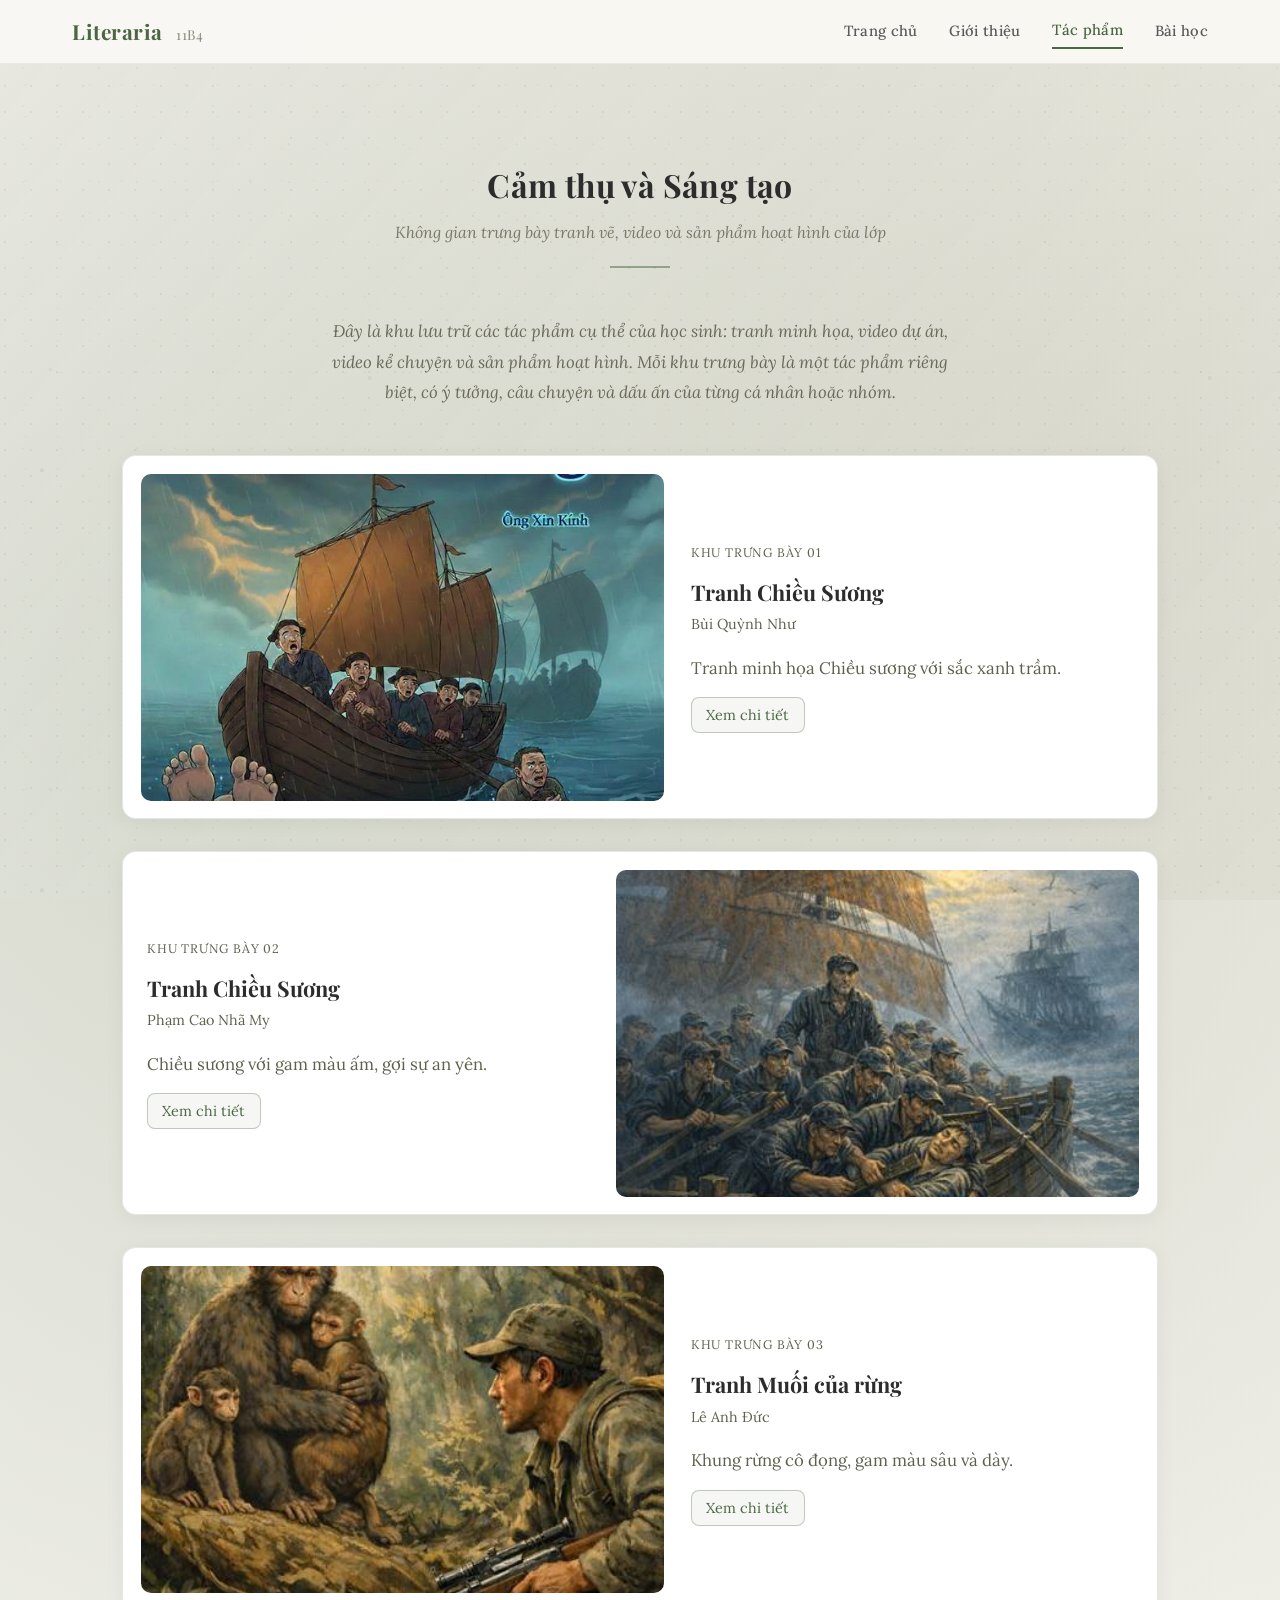
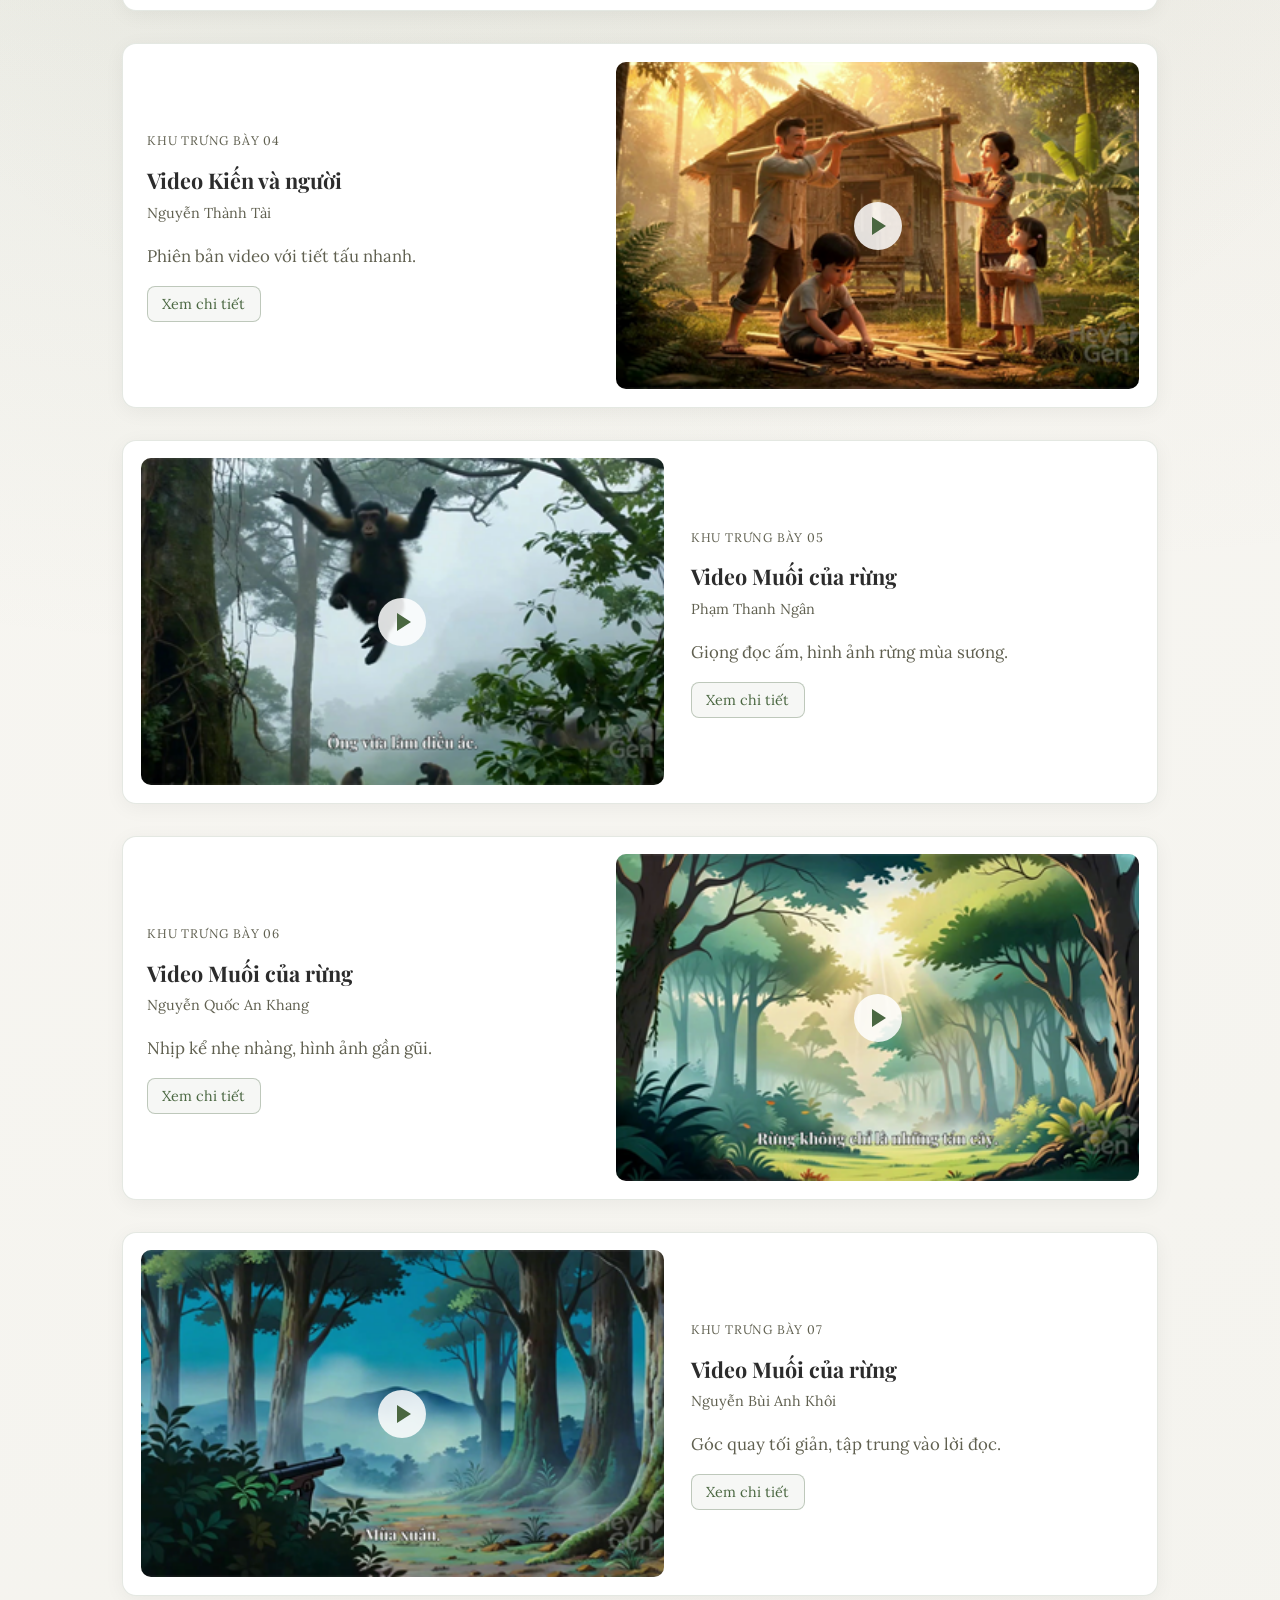
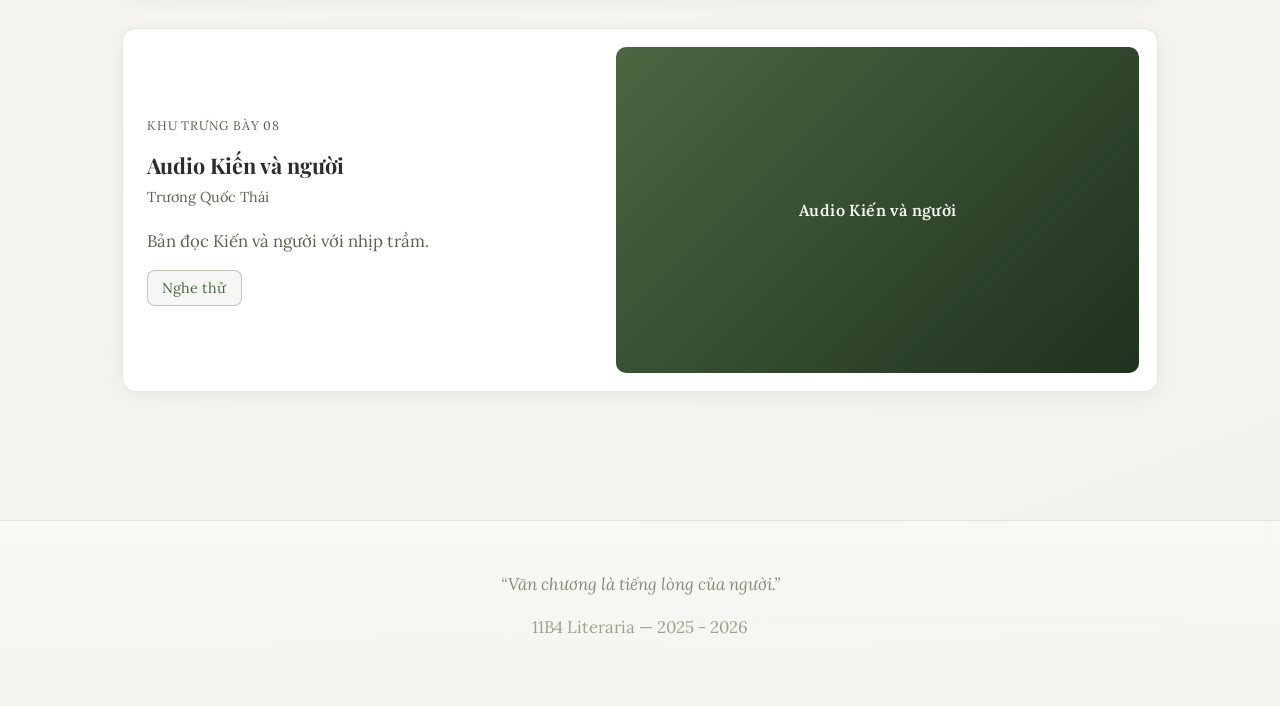
<file: dreams.html>
<!DOCTYPE html>
<html lang="vi">
<head>
  <meta charset="UTF-8">
  <meta name="viewport" content="width=device-width, initial-scale=1.0">
  <title>Tác phẩm — 11B4 Literaria</title>
  <link rel="preconnect" href="https://fonts.googleapis.com">
  <link href="https://fonts.googleapis.com/css2?family=Lora:ital,wght@0,400;0,500;0,600;0,700;1,400;1,500&family=Playfair+Display:ital,wght@0,400;0,500;0,600;0,700;1,400;1,500&display=swap" rel="stylesheet">
  <link rel="stylesheet" href="style.css">
  <link rel="preload" as="image" href="static/images/thumbs/tranh-chieu-suong-bui-quynh-nhu.jpg">
  <link rel="preload" as="image" href="static/images/thumbs/tranh-chieu-suong-nha-my.jpg">
  <link rel="preload" as="image" href="static/images/thumbs/tranh-muoi-cua-rung-le-anh-duc.jpg">
  <link rel="preload" as="image" href="static/images/thumbs/thumbs_videos/ki%E1%BA%BFn%20v%C3%A0%20ng%C6%B0%E1%BB%9Di%20%28th%C3%A0nh%20t%C3%A0i%29_0_0s.png">
  <link rel="preload" as="image" href="static/images/thumbs/thumbs_videos/Mu%E1%BB%91i%20c%E1%BB%A7a%20r%E1%BB%ABng%20-%20Ng%C3%A2n_0_0s.png">
  <style>
    body { opacity: 0; transition: opacity 0.6s ease; }
    body.page-loaded { opacity: 1; }
  </style>
</head>
<body>

  <!-- NAVBAR -->
  <nav class="navbar">
    <div class="navbar-inner">
      <a href="index.html" class="navbar-logo">Literaria <span>11B4</span></a>
      <div class="menu-toggle">
        <span></span><span></span><span></span>
      </div>
      <div class="navbar-links">
        <a href="index.html">Trang chủ</a>
        <a href="about.html">Giới thiệu</a>
        <a href="dreams.html" class="active">Tác phẩm</a>
        <a href="lessons/">Bài học</a>
      </div>
    </div>
  </nav>

  <!-- MAIN -->
  <main class="page-content">
    <div class="page-container">

      <section class="section">
        <div class="section-title fade-in">
          <h2>Cảm thụ và Sáng tạo</h2>
          <p>Không gian trưng bày tranh vẽ, video và sản phẩm hoạt hình của lớp</p>
        </div>

        <p class="dreams-intro fade-in">
          Đây là khu lưu trữ các tác phẩm cụ thể của học sinh: tranh minh họa, video dự án,
          video kể chuyện và sản phẩm hoạt hình. Mỗi khu trưng bày là một tác phẩm riêng biệt,
          có ý tưởng, câu chuyện và dấu ấn của từng cá nhân hoặc nhóm.
        </p>

        <!-- DREAMS LAND -->
        <div class="dreams-land">

          <article class="dream-plot fade-in"
                   data-modal
                   data-type="image"
                   data-src="static/images/Tranh%20Chi%E1%BB%81u%20S%C6%B0%C6%A1ng%20-%20B%C3%B9i%20Qu%E1%BB%B3nh%20Nh%C6%B0.PNG"
                   data-title="Tranh Chiều Sương"
                   data-author="Bùi Quỳnh Như"
                   data-desc="Minh họa Chiều sương với gam màu dịu và những nét cọ mềm.">
            <div class="dream-plot-media">
              <img src="static/images/thumbs/tranh-chieu-suong-bui-quynh-nhu.jpg" loading="eager" fetchpriority="high" decoding="async" alt="Tranh Chiều Sương - Bùi Quỳnh Như">
            </div>
            <div class="dream-plot-content">
              <p class="dream-plot-tag">Khu trưng bày 01</p>
              <h3>Tranh Chiều Sương</h3>
              <p class="dream-plot-author">Bùi Quỳnh Như</p>
              <p>Tranh minh họa Chiều sương với sắc xanh trầm.</p>
              <button type="button" class="dream-plot-btn">Xem chi tiết</button>
            </div>
          </article>

          <article class="dream-plot fade-in"
                   data-modal
                   data-type="image"
                   data-src="static/images/Tranh%20Chi%E1%BB%81u%20S%C6%B0%C6%A1ng%20-%20Nhã%20My%20.png"
                   data-title="Tranh Chiều Sương"
                   data-author="Phạm Cao Nhã My"
                   data-desc="Phiên bản Chiều sương với nét vẽ tươi sáng, nhấn mạnh ánh sáng cuối ngày.">
            <div class="dream-plot-media">
              <img src="static/images/thumbs/tranh-chieu-suong-nha-my.jpg" loading="eager" fetchpriority="high" decoding="async" alt="Tranh Chiều Sương - Phạm Cao Nhã My">
            </div>
            <div class="dream-plot-content">
              <p class="dream-plot-tag">Khu trưng bày 02</p>
              <h3>Tranh Chiều Sương</h3>
              <p class="dream-plot-author">Phạm Cao Nhã My</p>
              <p>Chiều sương với gam màu ấm, gợi sự an yên.</p>
              <button type="button" class="dream-plot-btn">Xem chi tiết</button>
            </div>
          </article>

          <article class="dream-plot fade-in"
                   data-modal
                   data-type="image"
                   data-src="static/images/tranh-muoi-cua-rung-le-anh-duc.png"
                   data-title="Tranh Muối của rừng"
                   data-author="Lê Anh Đức"
                   data-desc="Minh họa Muối của rừng với mảng màu đậm và nhịp rừng sâu.">
            <div class="dream-plot-media">
              <img src="static/images/thumbs/tranh-muoi-cua-rung-le-anh-duc.jpg" loading="eager" fetchpriority="high" decoding="async" alt="Tranh Muối của rừng - Lê Anh Đức">
            </div>
            <div class="dream-plot-content">
              <p class="dream-plot-tag">Khu trưng bày 03</p>
              <h3>Tranh Muối của rừng</h3>
              <p class="dream-plot-author">Lê Anh Đức</p>
              <p>Khung rừng cô đọng, gam màu sâu và dày.</p>
              <button type="button" class="dream-plot-btn">Xem chi tiết</button>
            </div>
          </article>

          <article class="dream-plot fade-in"
                   data-modal
                   data-type="video"
                   data-src="static/videos/ki%E1%BA%BFn%20v%C3%A0%20ng%C6%B0%E1%BB%9Di%20%28th%C3%A0nh%20t%C3%A0i%29.mp4"
                   data-title="Kiến và người"
                   data-author="Nguyễn Thành Tài"
                   data-desc="Video kể lại Kiến và người với nhịp cắt nhanh, xen hoạt họa.">
            <div class="dream-plot-media">
              <img src="static/images/thumbs/thumbs_videos/ki%E1%BA%BFn%20v%C3%A0%20ng%C6%B0%E1%BB%9Di%20%28th%C3%A0nh%20t%C3%A0i%29_0_0s.png" loading="lazy" decoding="async" alt="Thumbnail video Kiến và người - Nguyễn Thành Tài">
              <div class="play-icon"></div>
            </div>
            <div class="dream-plot-content">
              <p class="dream-plot-tag">Khu trưng bày 04</p>
              <h3>Video Kiến và người</h3>
              <p class="dream-plot-author">Nguyễn Thành Tài</p>
              <p>Phiên bản video với tiết tấu nhanh.</p>
              <button type="button" class="dream-plot-btn">Xem chi tiết</button>
            </div>
          </article>

          <article class="dream-plot fade-in"
                   data-modal
                   data-type="video"
                   data-src="static/videos/Mu%E1%BB%91i%20c%E1%BB%A7a%20r%E1%BB%ABng%20-%20Ng%C3%A2n.mp4"
                   data-title="Muối của rừng"
                   data-author="Phạm Thanh Ngân"
                   data-desc="Video cảm nhận Muối của rừng với lời thuyết minh ngắn gọn.">
            <div class="dream-plot-media">
              <img src="static/images/thumbs/thumbs_videos/Mu%E1%BB%91i%20c%E1%BB%A7a%20r%E1%BB%ABng%20-%20Ng%C3%A2n_0_0s.png" loading="lazy" decoding="async" alt="Thumbnail video Muối của rừng - Phạm Thanh Ngân">
              <div class="play-icon"></div>
            </div>
            <div class="dream-plot-content">
              <p class="dream-plot-tag">Khu trưng bày 05</p>
              <h3>Video Muối của rừng</h3>
              <p class="dream-plot-author">Phạm Thanh Ngân</p>
              <p>Giọng đọc ấm, hình ảnh rừng mùa sương.</p>
              <button type="button" class="dream-plot-btn">Xem chi tiết</button>
            </div>
          </article>

          <article class="dream-plot fade-in"
                   data-modal
                   data-type="video"
                   data-src="static/videos/Mu%E1%BB%91i%20c%E1%BB%A7a%20r%E1%BB%ABng_Nguy%E1%BB%85n%20Qu%E1%BB%91c%20An%20Khang_11B4.mp4"
                   data-title="Muối của rừng"
                   data-author="Nguyễn Quốc An Khang"
                   data-desc="Cảm nhận Muối của rừng với nhạc nền nhẹ và hình ảnh tự quay.">
            <div class="dream-plot-media">
              <img src="static/images/thumbs/thumbs_videos/Mu%E1%BB%91i%20c%E1%BB%A7a%20r%E1%BB%ABng_Nguy%E1%BB%85n%20Qu%E1%BB%91c%20An%20Khang_11B4_0_0s.png" loading="lazy" decoding="async" alt="Thumbnail video Muối của rừng - Nguyễn Quốc An Khang">
              <div class="play-icon"></div>
            </div>
            <div class="dream-plot-content">
              <p class="dream-plot-tag">Khu trưng bày 06</p>
              <h3>Video Muối của rừng</h3>
              <p class="dream-plot-author">Nguyễn Quốc An Khang</p>
              <p>Nhịp kể nhẹ nhàng, hình ảnh gần gũi.</p>
              <button type="button" class="dream-plot-btn">Xem chi tiết</button>
            </div>
          </article>

          <article class="dream-plot fade-in"
                   data-modal
                   data-type="video"
                   data-src="static/videos/Nguy%E1%BB%85n%20B%C3%B9i%20Anh%20Kh%C3%B4i-%20Mu%E1%BB%91i%20c%E1%BB%A7a%20r%E1%BB%ABng.mp4"
                   data-title="Muối của rừng"
                   data-author="Nguyễn Bùi Anh Khôi"
                   data-desc="Phiên bản video Muối của rừng với góc quay tối giản và lời đọc mộc mạc.">
            <div class="dream-plot-media">
              <img src="static/images/thumbs/thumbs_videos/Nguy%E1%BB%85n%20B%C3%B9i%20Anh%20Kh%C3%B4i-%20Mu%E1%BB%91i%20c%E1%BB%A7a%20r%E1%BB%ABng_0_0s.png" loading="lazy" decoding="async" alt="Thumbnail video Muối của rừng - Nguyễn Bùi Anh Khôi">
              <div class="play-icon"></div>
            </div>
            <div class="dream-plot-content">
              <p class="dream-plot-tag">Khu trưng bày 07</p>
              <h3>Video Muối của rừng</h3>
              <p class="dream-plot-author">Nguyễn Bùi Anh Khôi</p>
              <p>Góc quay tối giản, tập trung vào lời đọc.</p>
              <button type="button" class="dream-plot-btn">Xem chi tiết</button>
            </div>
          </article>

          <article class="dream-plot fade-in"
                   data-modal
                   data-type="audio"
                   data-src="static/audio/Kien_va_nguoi-QuocThai.m4a"
                   data-title="Kiến và người"
                   data-author="Trương Quốc Thái"
                   data-desc="Bản thu âm Kiến và người, giọng đọc chậm rãi và rõ ràng.">
            <div class="dream-plot-media">
              <div class="audio-cover">Audio Kiến và người</div>
            </div>
            <div class="dream-plot-content">
              <p class="dream-plot-tag">Khu trưng bày 08</p>
              <h3>Audio Kiến và người</h3>
              <p class="dream-plot-author">Trương Quốc Thái</p>
              <p>Bản đọc Kiến và người với nhịp trầm.</p>
              <button type="button" class="dream-plot-btn">Nghe thử</button>
            </div>
          </article>

        </div>
        <!-- End dreams land -->

      </section>

    </div>
  </main>

  <!-- MODAL -->
  <div class="modal-overlay">
    <div class="modal-content">
      <button class="modal-close">&times;</button>
      <div class="modal-media"></div>
      <div class="modal-info">
        <h3></h3>
        <div class="modal-author"></div>
        <div class="modal-desc"></div>
      </div>
    </div>
  </div>

  <!-- FOOTER -->
  <footer class="site-footer">
    <p class="footer-quote">“Văn chương là tiếng lòng của người.”</p>
    <p>11B4 Literaria &mdash; 2025 - 2026</p>
  </footer>

  <script src="script.js?v=20260303-5"></script>
</body>
</html>
</file>
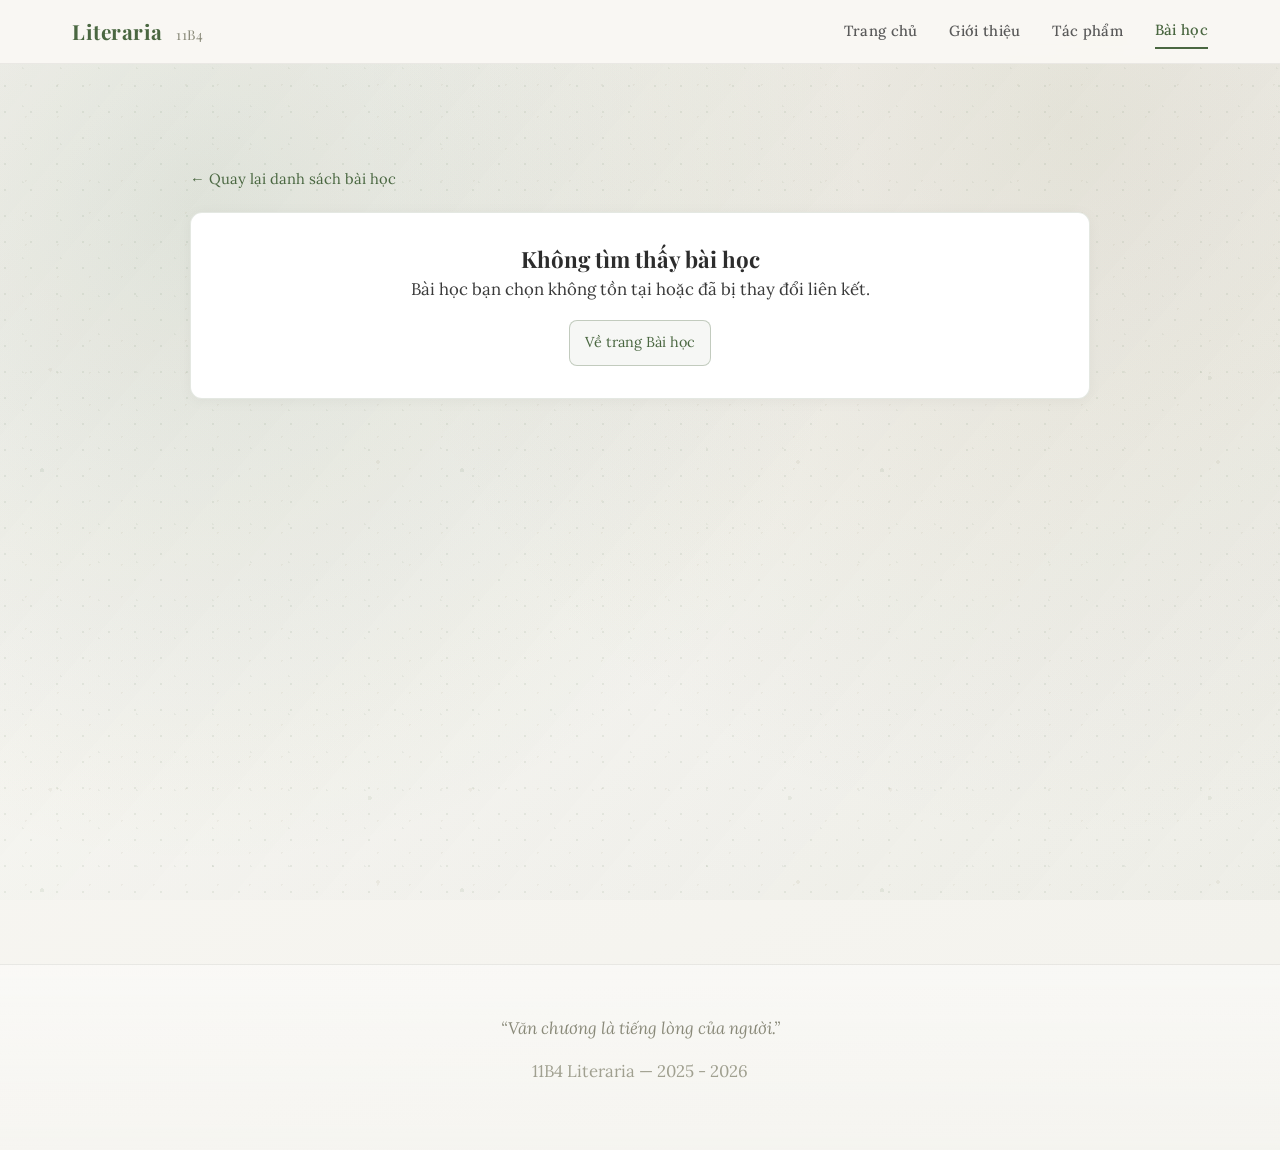
<file: lesson.html>
<!DOCTYPE html>
<html lang="vi">
<head>
	<meta charset="UTF-8">
	<meta name="viewport" content="width=device-width, initial-scale=1.0">
	<title>Chi tiết bài học — 11B4 Literaria</title>
	<link rel="preconnect" href="https://fonts.googleapis.com">
	<link href="https://fonts.googleapis.com/css2?family=Lora:ital,wght@0,400;0,500;0,600;0,700;1,400;1,500&family=Playfair+Display:ital,wght@0,400;0,500;0,600;0,700;1,400;1,500&display=swap" rel="stylesheet">
	<link rel="stylesheet" href="style.css">
	<style>
		body { opacity: 0; transition: opacity 0.6s ease; }
		body.page-loaded { opacity: 1; }
	</style>
</head>
<body>

	<nav class="navbar">
		<div class="navbar-inner">
			<a href="index.html" class="navbar-logo">Literaria <span>11B4</span></a>
			<div class="menu-toggle">
				<span></span><span></span><span></span>
			</div>
			<div class="navbar-links">
				<a href="index.html">Trang chủ</a>
				<a href="about.html">Giới thiệu</a>
				<a href="dreams.html">Tác phẩm</a>
				<a href="lessons/" class="active">Bài học</a>
			</div>
		</div>
	</nav>

	<main class="page-content">
		<div class="page-container">
			<section class="section lesson-detail-shell">
				<a href="lessons/" class="lesson-back">&larr; Quay lại danh sách bài học</a>

				<article class="lesson-entry fade-in" id="lesson-detail">
					<div class="lesson-meta" id="lesson-meta"></div>
					<h2 id="lesson-title"></h2>
					<div class="lesson-body" id="lesson-content"></div>
				</article>

				<div class="lesson-not-found fade-in" id="lesson-not-found" style="display:none;">
					<h3>Không tìm thấy bài học</h3>
					<p>Bài học bạn chọn không tồn tại hoặc đã bị thay đổi liên kết.</p>
					<a class="lesson-link" href="lessons/">Về trang Bài học</a>
				</div>
			</section>
		</div>
	</main>

	<footer class="site-footer">
		<p class="footer-quote">“Văn chương là tiếng lòng của người.”</p>
		<p>11B4 Literaria &mdash; 2025 - 2026</p>
	</footer>

	<script src="script.js"></script>
</body>
</html>
</file>
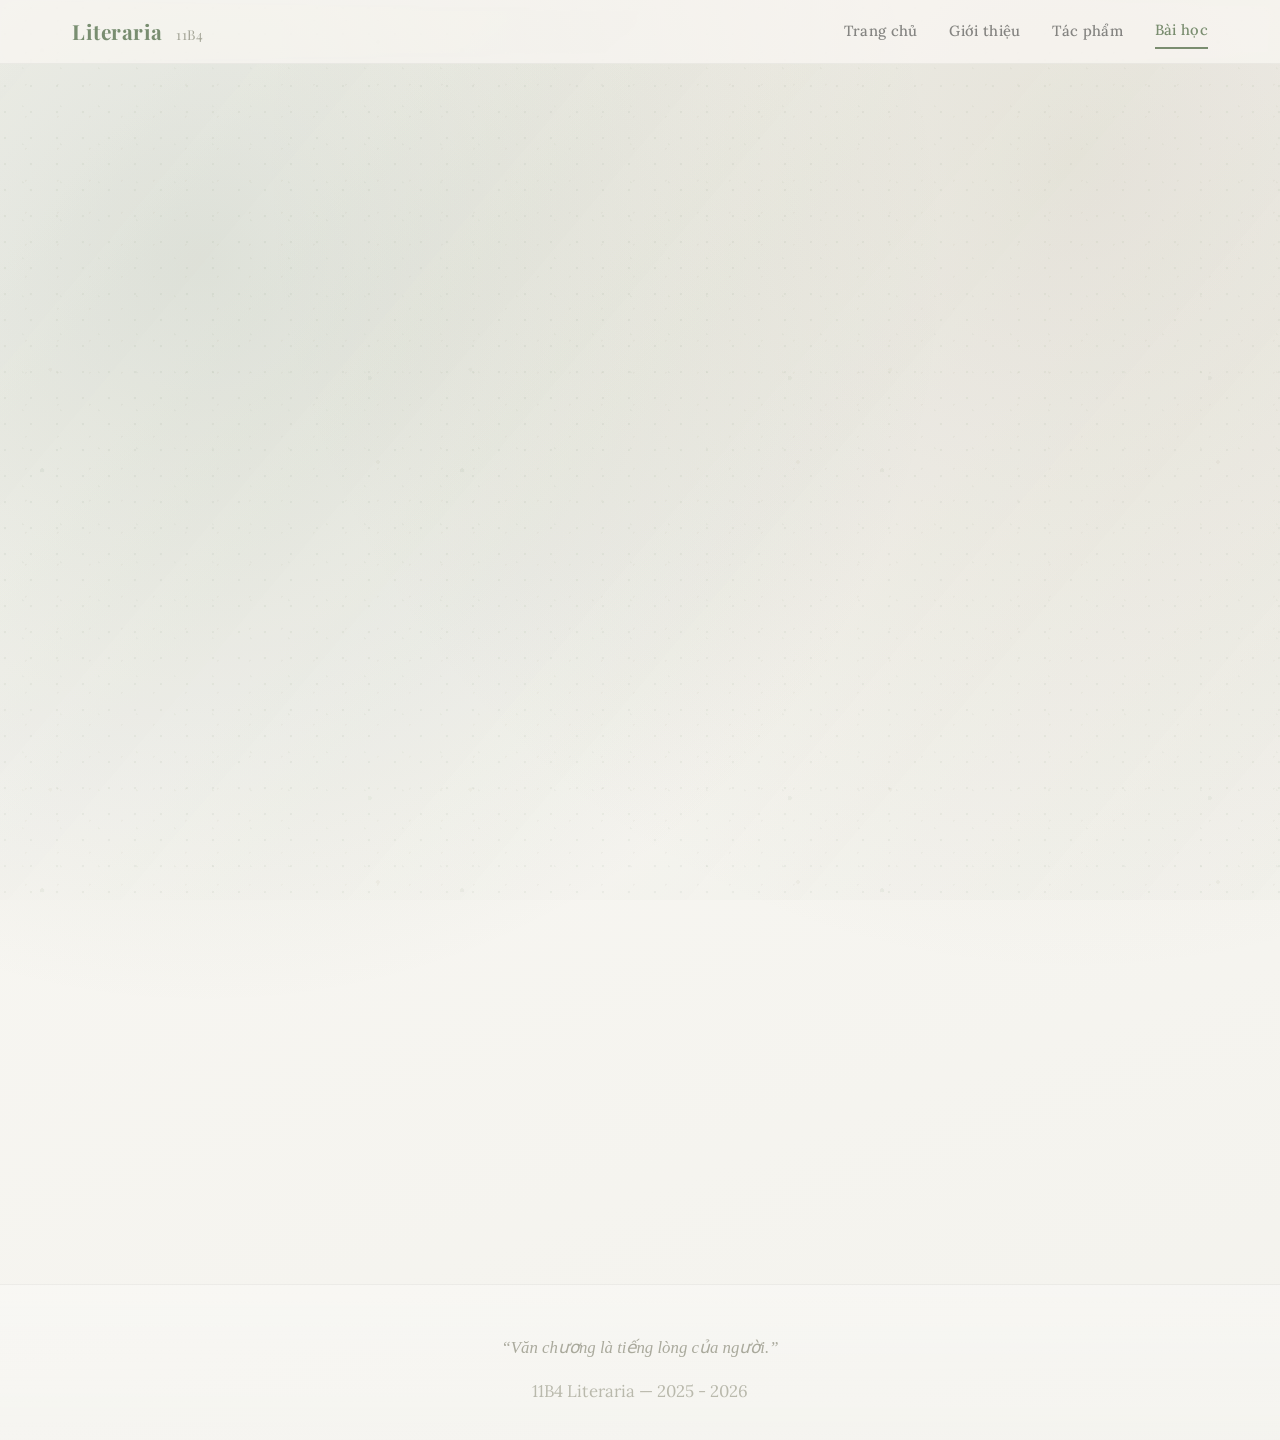
<file: lessons.html>
<!DOCTYPE html>
<html lang="vi">
<head>
  <meta charset="UTF-8">
  <meta http-equiv="refresh" content="0; url=lessons/">
  <link rel="canonical" href="lessons/">
  <title>Đang chuyển hướng...</title>
</head>
<body>
  <p>Đang chuyển đến <a href="lessons/">Bài học</a>...</p>
</body>
</html>
</file>
<file: style.css>
/* ============================================
   11B4 LITERARIA - WEBSITE VAN HOC HOC DUONG
   Shared Stylesheet
   ============================================ */

/* --- RESET & BASE --- */
*,
*::before,
*::after {
  margin: 0;
  padding: 0;
  box-sizing: border-box;
}

html {
  scroll-behavior: smooth;
  font-size: 16px;
  -webkit-text-size-adjust: 100%;
  text-size-adjust: 100%;
}

body {
  font-family: 'Lora', 'Georgia', 'Times New Roman', serif;
  background-color: #faf8f4;
  background-image:
    radial-gradient(circle at 15% 18%, rgba(74, 103, 65, 0.11), transparent 42%),
    radial-gradient(circle at 85% 12%, rgba(180, 172, 140, 0.12), transparent 44%),
    repeating-linear-gradient(45deg, rgba(74, 103, 65, 0.03) 0 1px, transparent 1px 24px),
    repeating-linear-gradient(-45deg, rgba(140, 129, 92, 0.026) 0 1px, transparent 1px 26px);
  color: #3a3a3a;
  line-height: 1.8;
  min-height: 100vh;
  overflow-x: hidden;
  position: relative;
  isolation: isolate;
}

.is-webview body {
  -webkit-font-smoothing: antialiased;
  text-rendering: optimizeLegibility;
}

.is-webview body::before,
.is-webview body::after {
  animation: none;
}

.is-webview .navbar {
  backdrop-filter: none;
}

body > * {
  position: relative;
  z-index: 1;
}

body::before {
  content: '';
  position: fixed;
  inset: 0;
  background: linear-gradient(120deg, rgba(255, 255, 255, 0.28), rgba(255, 255, 255, 0));
  opacity: 0.55;
  pointer-events: none;
  z-index: 0;
  animation: ambientShift 18s ease-in-out infinite;
}

body::after {
  content: '';
  position: fixed;
  inset: 0;
  background-image:
    radial-gradient(circle at 10% 12%, rgba(74, 103, 65, 0.15) 0 2px, transparent 2px 100%),
    radial-gradient(circle at 90% 10%, rgba(140, 129, 92, 0.15) 0 2px, transparent 2px 100%),
    radial-gradient(circle at 12% 88%, rgba(140, 129, 92, 0.12) 0 2px, transparent 2px 100%),
    radial-gradient(circle at 88% 90%, rgba(74, 103, 65, 0.12) 0 2px, transparent 2px 100%),
    radial-gradient(circle at 20% 30%, rgba(74, 103, 65, 0.15) 1px, transparent 1px),
    radial-gradient(circle at 80% 65%, rgba(140, 129, 92, 0.12) 1px, transparent 1px),
    radial-gradient(circle at 60% 80%, rgba(74, 103, 65, 0.1) 1px, transparent 1px);
  background-size:
    420px 420px,
    420px 420px,
    420px 420px,
    420px 420px,
    26px 26px,
    32px 32px,
    38px 38px;
  opacity: 0.5;
  pointer-events: none;
  z-index: 0;
  animation: patternDrift 28s linear infinite;
}

.webview-warning {
  position: fixed;
  right: 1rem;
  bottom: 1rem;
  width: min(360px, calc(100vw - 2rem));
  background: rgba(255, 251, 240, 0.97);
  border: 1px solid rgba(74, 103, 65, 0.22);
  border-radius: 12px;
  box-shadow: 0 8px 28px rgba(0, 0, 0, 0.12);
  padding: 0.95rem 0.9rem 0.85rem;
  z-index: 2200;
}

.webview-warning-dismiss {
  position: absolute;
  top: 0.38rem;
  right: 0.45rem;
  border: 0;
  background: transparent;
  color: #6f705f;
  width: 28px;
  height: 28px;
  border-radius: 50%;
  font-size: 1.1rem;
  line-height: 1;
  cursor: pointer;
  transition: background-color 0.2s ease, color 0.2s ease;
}

.webview-warning-dismiss:hover {
  background: rgba(74, 103, 65, 0.12);
  color: #3c4d35;
}

.webview-warning-message {
  font-size: 0.92rem;
  color: #3d3d33;
  line-height: 1.45;
  margin-bottom: 0.65rem;
  padding-right: 1.7rem;
}

.webview-warning-actions {
  display: flex;
  align-items: center;
  gap: 0.55rem;
}

.webview-warning-open,
.webview-warning-copy,
.webview-warning-dismiss {
  font-family: inherit;
}

.webview-warning-open,
.webview-warning-copy {
  border: 0;
  border-radius: 8px;
  padding: 0.42rem 0.72rem;
  font-size: 0.84rem;
  cursor: pointer;
  transition: transform 0.2s ease, opacity 0.2s ease;
}

.webview-warning-open {
  background: #4a6741;
  color: #f6f4ef;
}

.webview-warning-copy {
  background: rgba(74, 103, 65, 0.18);
  color: #2f4030;
}

.webview-warning-open:hover,
.webview-warning-copy:hover {
  transform: translateY(-1px);
  opacity: 0.92;
}

@media (max-width: 480px) {
  .webview-warning {
    right: 0.7rem;
    left: 0.7rem;
    width: auto;
    bottom: 0.7rem;
  }
}

@media (min-width: 1024px) {
  body {
    background-image:
      radial-gradient(circle at 16% 18%, rgba(74, 103, 65, 0.16), transparent 46%),
      radial-gradient(circle at 84% 11%, rgba(140, 129, 92, 0.16), transparent 48%),
      linear-gradient(160deg, rgba(255, 255, 255, 0.06), rgba(74, 103, 65, 0.04));
  }

  body::before {
    opacity: 0.64;
    background: linear-gradient(130deg, rgba(255, 255, 255, 0.2), rgba(74, 103, 65, 0.06));
  }

  body::after {
    opacity: 0.6;
  }
}

a {
  text-decoration: none;
  color: inherit;
}

img {
  max-width: 100%;
  display: block;
}

ul {
  list-style: none;
}

/* --- TYPOGRAPHY --- */
h1, h2, h3, h4 {
  font-family: 'Playfair Display', 'Georgia', serif;
  font-weight: 700;
  color: #2c2c2c;
  line-height: 1.3;
}

h1 { font-size: 2.6rem; }
h2 { font-size: 2rem; }
h3 { font-size: 1.4rem; }
h4 { font-size: 1.15rem; }

p {
  margin-bottom: 1rem;
  font-size: 1.05rem;
}

/* --- NAVBAR --- */
.navbar {
  position: fixed;
  top: 0;
  left: 0;
  width: 100%;
  z-index: 1000;
  background: rgba(250, 248, 244, 0.95);
  backdrop-filter: blur(8px);
  border-bottom: 1px solid rgba(0, 0, 0, 0.06);
  transition: box-shadow 0.35s ease, background 0.35s ease, border-color 0.35s ease;
}

.navbar.scrolled {
  box-shadow: 0 8px 28px rgba(0, 0, 0, 0.07);
  background: rgba(250, 248, 244, 0.98);
  border-bottom-color: rgba(74, 103, 65, 0.15);
}

.navbar-inner {
  max-width: 1200px;
  margin: 0 auto;
  display: flex;
  align-items: center;
  justify-content: space-between;
  padding: 0.8rem 2rem;
}

.navbar-logo {
  font-family: 'Playfair Display', serif;
  font-size: 1.3rem;
  font-weight: 700;
  color: #4a6741;
  letter-spacing: 0.5px;
  transition: transform 0.35s ease, text-shadow 0.35s ease;
}

.navbar-logo:hover {
  transform: translateY(-1px);
  text-shadow: 0 4px 14px rgba(74, 103, 65, 0.16);
}

.navbar-logo span {
  font-weight: 400;
  color: #8a8a7a;
  font-size: 0.85rem;
  margin-left: 0.5rem;
}

.navbar-links {
  display: flex;
  gap: 2rem;
  align-items: center;
}

.navbar-links a {
  display: inline-block;
  font-size: 0.92rem;
  font-weight: 500;
  color: #5a5a5a;
  position: relative;
  padding: 0.3rem 0;
  overflow: hidden;
  transition: color 0.3s ease, transform 0.3s ease;
  letter-spacing: 0.3px;
}

.navbar-links a::before {
  content: '';
  position: absolute;
  left: -8%;
  top: -25%;
  width: 40%;
  height: 150%;
  background: linear-gradient(90deg, transparent, rgba(255, 255, 255, 0.45), transparent);
  transform: skewX(-20deg) translateX(-180%);
  opacity: 0;
  pointer-events: none;
}

.navbar-links a::after {
  content: '';
  position: absolute;
  bottom: 0;
  left: 0;
  width: 0;
  height: 1.5px;
  background: #4a6741;
  transition: width 0.3s ease;
}

.navbar-links a:hover,
.navbar-links a.active {
  color: #4a6741;
  transform: translateY(-1px);
}

.navbar-links a:hover::after,
.navbar-links a.active::after {
  width: 100%;
}

.navbar-links a:hover::before {
  opacity: 1;
  animation: navSweep 0.6s ease;
}

.menu-toggle {
  display: none;
  flex-direction: column;
  gap: 5px;
  cursor: pointer;
  padding: 5px;
}

.menu-toggle span {
  width: 24px;
  height: 2px;
  background: #3a3a3a;
  transition: all 0.3s ease;
}

.menu-toggle.active span:nth-child(1) {
  transform: translateY(7px) rotate(45deg);
}

.menu-toggle.active span:nth-child(2) {
  opacity: 0;
}

.menu-toggle.active span:nth-child(3) {
  transform: translateY(-7px) rotate(-45deg);
}

/* --- MAIN CONTAINER --- */
.page-container {
  max-width: 1100px;
  margin: 0 auto;
  padding: 0 2rem;
}

.home-page .page-container {
  max-width: 1360px;
  padding: 0 2.8rem;
}

.page-content {
  padding-top: 100px;
  min-height: 100vh;
  min-height: 100svh;
}

/* --- SECTION SPACING --- */
.section {
  padding: 4rem 0;
}

.section-title {
  text-align: center;
  margin-bottom: 3rem;
  position: relative;
}

.section-title h2 {
  margin-bottom: 0.8rem;
  letter-spacing: 0.4px;
}

.section-title p {
  color: #7a7a6a;
  font-style: italic;
  font-size: 1rem;
  max-width: 720px;
  margin-left: auto;
  margin-right: auto;
}

.section-title::before {
  content: '';
  display: none;
}

.section-title::after {
  content: '';
  display: block;
  width: 60px;
  height: 2px;
  background: #4a6741;
  margin: 1.2rem auto 0;
  opacity: 0.5;
  transition: width 0.5s ease, opacity 0.5s ease;
}

.section-title:hover::after {
  width: 84px;
  opacity: 0.75;
}

.home-feature-card,
.dream-plot,
.timeline-content,
.lesson-entry,
.lesson-not-found {
  background: linear-gradient(145deg, rgba(255, 255, 255, 0.92), rgba(255, 255, 255, 0.8));
  border: 1px solid rgba(74, 103, 65, 0.15);
  backdrop-filter: blur(3px);
}


/* --- FADE-IN ANIMATION --- */
.fade-in {
  opacity: 0;
  transform: translateY(32px);
  transition: opacity 0.85s cubic-bezier(.2,.62,.2,1), transform 0.85s cubic-bezier(.2,.62,.2,1);
}

.fade-in.visible {
  opacity: 1;
  transform: translateY(0);
}

.fade-in-delay-1 { transition-delay: 0.15s; }
.fade-in-delay-2 { transition-delay: 0.3s; }
.fade-in-delay-3 { transition-delay: 0.45s; }
.fade-in-delay-4 { transition-delay: 0.6s; }
.fade-in-delay-5 { transition-delay: 0.75s; }

/* --- HOME PAGE --- */
.home-hero {
  position: relative;
  display: flex;
  flex-direction: column;
  align-items: center;
  justify-content: center;
  min-height: calc(100vh - 110px);
  min-height: calc(100svh - 110px);
  text-align: center;
  padding: 3.4rem 2rem;
  overflow: hidden;
  isolation: isolate;
}

.home-hero::before {
  content: '';
  position: absolute;
  inset: 5% 10% auto;
  height: 320px;
  background: radial-gradient(circle at 50% 40%, rgba(74, 103, 65, 0.14), rgba(74, 103, 65, 0));
  filter: blur(2px);
  z-index: -2;
  animation: homeGlow 7s ease-in-out infinite;
}

.home-hero::after {
  content: '';
  position: absolute;
  inset: 0;
  background-image: linear-gradient(rgba(122, 122, 106, 0.04) 1px, transparent 1px);
  background-size: 100% 34px;
  z-index: -1;
  opacity: 0.32;
  pointer-events: none;
  animation: gridDrift 16s linear infinite;
}

.quote {
  max-width: 860px;
  font-family: 'Playfair Display', serif;
  font-size: clamp(1.35rem, 3.3vw, 2.25rem);
  line-height: 1.45;
  color: #314133;
  font-style: italic;
  text-shadow: 0 6px 20px rgba(74, 103, 65, 0.08);
}

.typing-quote {
  width: min(860px, 100%);
  min-height: 5.6em;
  display: block;
  line-height: 1.5;
  text-wrap: pretty;
}

.quote-typing-active::after {
  content: '';
  display: inline-block;
  width: 2px;
  height: 0.9em;
  margin-left: 0.25rem;
  vertical-align: -0.08em;
  background: rgba(74, 103, 65, 0.7);
  animation: caretBlink 0.85s steps(1, end) infinite;
}

.quote-author {
  margin-top: 0.55rem;
  color: #7d7d6f;
  letter-spacing: 0.8px;
  font-size: 0.92rem;
}

.mobile-quote-icon {
  display: none;
}

.divider {
  width: min(480px, 78%);
  height: 1px;
  background: linear-gradient(to right, transparent, rgba(74, 103, 65, 0.45), transparent);
  margin: 1.35rem 0;
  animation: dividerGlow 3.8s ease-in-out infinite;
}

.intro-title {
  font-family: 'Playfair Display', serif;
  font-size: clamp(2rem, 6vw, 3.25rem);
  color: #2e2e2e;
  margin-bottom: 0.95rem;
}

.intro-text {
  max-width: 760px;
  font-size: 1.05rem;
  line-height: 1.95;
  color: #565648;
}

.home-badges {
  display: flex;
  flex-wrap: wrap;
  gap: 0.6rem;
  justify-content: center;
  margin: 1.25rem 0 1.1rem;
}

.home-glance-grid {
  width: 100%;
  display: grid;
  grid-template-columns: repeat(3, minmax(0, 1fr));
  gap: 0.85rem;
  margin: 0 0 1rem;
}

.home-glance-card {
  border-radius: 12px;
  border: 1px solid rgba(74, 103, 65, 0.16);
  background: rgba(255, 255, 255, 0.78);
  padding: 0.85rem 0.9rem;
  text-align: left;
  transition: transform 0.3s ease, box-shadow 0.3s ease;
}

.home-glance-card:hover {
  transform: translateY(-4px);
  box-shadow: 0 10px 22px rgba(0, 0, 0, 0.07);
}

.home-glance-card h4 {
  display: flex;
  align-items: center;
  gap: 0.45rem;
  margin-bottom: 0.35rem;
  font-size: 0.95rem;
  color: #3f5d3c;
}

.home-glance-card h4 i {
  color: #4a6741;
}

.home-glance-card p {
  margin-bottom: 0;
  font-size: 0.86rem;
  line-height: 1.65;
  color: #666658;
}

.home-badge {
  padding: 0.35rem 0.75rem;
  border-radius: 999px;
  border: 1px solid rgba(74, 103, 65, 0.24);
  color: #5d6f58;
  background: rgba(255, 255, 255, 0.7);
  font-size: 0.82rem;
  animation: badgeFloat 5.2s ease-in-out infinite;
}

.home-badge:nth-child(2) {
  animation-delay: 0.6s;
}

.home-badge:nth-child(3) {
  animation-delay: 1.2s;
}

.home-feature-grid {
  width: 100%;
  display: grid;
  grid-template-columns: repeat(3, minmax(0, 1fr));
  gap: 1rem;
  margin: 1.3rem 0 1.15rem;
}

.home-feature-card {
  background: rgba(255, 255, 255, 0.82);
  border-radius: 12px;
  border: 1px solid rgba(74, 103, 65, 0.13);
  padding: 1rem 1rem 1.1rem;
  text-align: left;
  transition: transform 0.35s ease, box-shadow 0.35s ease, border-color 0.35s ease;
}

.home-feature-card:hover {
  transform: translateY(-5px);
  box-shadow: 0 12px 28px rgba(0, 0, 0, 0.08);
  border-color: rgba(74, 103, 65, 0.24);
}

.home-feature-card h3 {
  display: flex;
  align-items: center;
  gap: 0.4rem;
  font-size: 1.05rem;
  color: #3d5a3a;
  margin-bottom: 0.4rem;
}

.home-feature-card h3 i {
  color: #4a6741;
  font-size: 0.98rem;
}

.home-feature-card p {
  margin-bottom: 0;
  color: #666655;
  font-size: 0.92rem;
  line-height: 1.75;
}

.home-actions {
  display: flex;
  flex-wrap: wrap;
  justify-content: center;
  gap: 0.7rem;
  margin-top: 0.25rem;
}

.home-actions a {
  display: inline-flex;
  align-items: center;
  justify-content: center;
  gap: 0.45rem;
  padding: 0.62rem 1rem;
  border-radius: 10px;
  border: 1px solid rgba(74, 103, 65, 0.28);
  background: rgba(74, 103, 65, 0.06);
  color: #4a6741;
  font-size: 0.9rem;
  font-weight: 600;
  transform: translateY(0) translateZ(0);
  backface-visibility: hidden;
  will-change: transform, box-shadow;
  transition: transform 0.34s cubic-bezier(.22,.61,.36,1), background 0.34s ease, box-shadow 0.34s ease, border-color 0.34s ease;
}

.home-actions a::after {
  content: '↗';
  font-size: 0.92rem;
  line-height: 1;
  transition: transform 0.3s cubic-bezier(.22,.61,.36,1);
}

.home-actions a:first-child {
  background: rgba(74, 103, 65, 0.14);
}

.home-actions a:hover {
  transform: translateY(-2px);
  background: rgba(74, 103, 65, 0.1);
  box-shadow: 0 6px 14px rgba(74, 103, 65, 0.13);
  border-color: rgba(74, 103, 65, 0.38);
}

.home-actions a:hover::after {
  transform: translate(2px, -2px);
}

.home-actions a:focus-visible,
.home-actions a:active,
.home-actions a.touch-hover {
  transform: translateY(-2px);
  background: rgba(74, 103, 65, 0.1);
  box-shadow: 0 6px 14px rgba(74, 103, 65, 0.13);
  border-color: rgba(74, 103, 65, 0.38);
}

.home-actions a:focus-visible::after,
.home-actions a:active::after,
.home-actions a.touch-hover::after {
  transform: translate(2px, -2px);
}

.home-kicker {
  font-size: 0.84rem;
  letter-spacing: 1.6px;
  text-transform: uppercase;
  color: #5d7854;
  margin-bottom: 1.2rem;
}

.home-title {
  font-family: 'Playfair Display', serif;
  font-size: clamp(2rem, 5.2vw, 3.2rem);
  color: #2c2c2c;
  max-width: 900px;
  line-height: 1.28;
  margin-bottom: 1.1rem;
}

.home-lead {
  font-size: 1.06rem;
  color: #555548;
  max-width: 740px;
  line-height: 1.9;
  margin-bottom: 1.5rem;
}

.home-line {
  max-width: 760px;
  font-size: 1.14rem;
  color: #4f6550;
  font-style: italic;
  line-height: 1.8;
  padding: 1.2rem 1.3rem;
  border-top: 1px solid rgba(74, 103, 65, 0.2);
  border-bottom: 1px solid rgba(74, 103, 65, 0.2);
  margin-bottom: 1.4rem;
}

.home-line span {
  display: block;
  margin-top: 0.55rem;
  font-style: normal;
  font-size: 0.9rem;
  color: #7b7b6c;
}

.home-quick {
  display: flex;
  flex-wrap: wrap;
  gap: 0.7rem;
  justify-content: center;
  margin-bottom: 1.2rem;
}

.home-quick a {
  display: inline-block;
  padding: 0.6rem 0.95rem;
  border-radius: 8px;
  border: 1px solid rgba(74, 103, 65, 0.28);
  color: #4a6741;
  background: rgba(74, 103, 65, 0.04);
  font-size: 0.9rem;
  transition: transform 0.25s ease, background 0.25s ease;
}

.home-quick a:first-child {
  background: rgba(74, 103, 65, 0.12);
}

.home-quick a:hover {
  transform: translateY(-2px);
  background: rgba(74, 103, 65, 0.11);
}

.home-points {
  list-style: none;
  margin-top: 0.2rem;
  display: flex;
  gap: 0.65rem;
  flex-wrap: wrap;
  justify-content: center;
}

.home-points li {
  padding: 0.34rem 0.78rem;
  border-radius: 999px;
  background: rgba(255, 255, 255, 0.8);
  border: 1px solid rgba(74, 103, 65, 0.2);
  color: #667061;
  font-size: 0.83rem;
}

.home-hero .scroll-hint {
  margin-top: 2.2rem;
  font-size: 0.85rem;
  color: #b0b0a0;
  letter-spacing: 1px;
  animation: gentleBounce 2.5s ease-in-out infinite;
}

.home-focus-strip {
  width: 100%;
  display: flex;
  justify-content: center;
  flex-wrap: wrap;
  gap: 1.25rem;
  margin: 1.4rem 0 0.3rem;
}

.home-focus-strip li {
  display: inline-flex;
  align-items: center;
  gap: 0.45rem;
  color: #5d6f58;
  font-size: 0.9rem;
}

.home-focus-strip li i {
  color: #4a6741;
}

.home-wide {
  padding: 3.2rem 0;
}

.home-wide-inner {
  width: min(1280px, 100%);
  margin: 0 auto;
}

.home-split {
  display: grid;
  grid-template-columns: 1.15fr 1fr;
  align-items: end;
  gap: 2.4rem;
}

.home-eyebrow {
  font-size: 0.8rem;
  text-transform: uppercase;
  letter-spacing: 1.2px;
  color: #688162;
  margin-bottom: 0.55rem;
}

.home-split h2 {
  font-size: clamp(1.55rem, 3.2vw, 2.45rem);
  line-height: 1.35;
  color: #2f4030;
}

.home-split p {
  color: #5d5d50;
  font-size: 1.02rem;
  line-height: 1.95;
  margin-bottom: 0;
}

.home-journey-list {
  display: flex;
  flex-direction: column;
  gap: 1.1rem;
}

.home-journey-item {
  display: grid;
  grid-template-columns: 68px 1fr;
  align-items: start;
  gap: 1.1rem;
  padding: 1.1rem 0.95rem;
  border-top: 1px solid rgba(74, 103, 65, 0.14);
}

.home-journey-link {
  position: relative;
  border-radius: 12px;
  transform: translateY(0) translateZ(0);
  backface-visibility: hidden;
  will-change: transform, box-shadow;
  transition: transform 0.34s cubic-bezier(.22,.61,.36,1), background 0.34s ease, border-color 0.34s ease, box-shadow 0.34s ease;
}

.home-journey-link::after {
  content: '↗';
  position: absolute;
  right: 1rem;
  top: 0.78rem;
  font-size: 0.88rem;
  line-height: 1;
  color: #5b7455;
  opacity: 0.78;
  transform: translateY(0);
  transition: transform 0.3s cubic-bezier(.22,.61,.36,1);
}

.home-journey-link:hover {
  transform: translateY(-2px);
  background: linear-gradient(135deg, rgba(255, 255, 255, 0.92), rgba(74, 103, 65, 0.06));
  border-top-color: rgba(74, 103, 65, 0.28);
  box-shadow: 0 7px 16px rgba(74, 103, 65, 0.11);
}

.home-journey-link:hover::after {
  transform: translate(2px, -2px);
}

.home-journey-link:focus-visible,
.home-journey-link:active,
.home-journey-link.touch-hover {
  transform: translateY(-2px);
  background: linear-gradient(135deg, rgba(255, 255, 255, 0.92), rgba(74, 103, 65, 0.06));
  border-top-color: rgba(74, 103, 65, 0.28);
  box-shadow: 0 7px 16px rgba(74, 103, 65, 0.11);
}

.home-journey-link:focus-visible::after,
.home-journey-link:active::after,
.home-journey-link.touch-hover::after {
  transform: translate(2px, -2px);
}

.home-journey-item:last-child {
  border-bottom: 1px solid rgba(74, 103, 65, 0.14);
}

.home-journey-item > span {
  font-family: 'Playfair Display', serif;
  font-size: 1.7rem;
  color: #4a6741;
  line-height: 1;
}

.home-journey-item h3 {
  margin-bottom: 0.35rem;
  color: #364e35;
  font-size: 1.18rem;
}

.home-journey-item p {
  margin-bottom: 0;
  color: #636356;
  line-height: 1.85;
}

.home-link-rail {
  display: grid;
  grid-template-columns: repeat(auto-fit, minmax(240px, 1fr));
  gap: 1.1rem;
}

.home-rail-link {
  position: relative;
  display: grid;
  grid-template-columns: 38px 1fr;
  gap: 0.8rem;
  align-items: start;
  padding: 1rem 1.05rem;
  border: 1px solid rgba(74, 103, 65, 0.18);
  border-radius: 14px;
  background: linear-gradient(145deg, rgba(255, 255, 255, 0.82), rgba(255, 255, 255, 0.55));
  transform: translateY(0) translateZ(0);
  backface-visibility: hidden;
  will-change: transform, box-shadow;
  transition: transform 0.34s cubic-bezier(.22,.61,.36,1), border-color 0.34s ease, background 0.34s ease, box-shadow 0.34s ease;
}

.home-rail-link:hover {
  transform: translateY(-2px);
  border-color: rgba(74, 103, 65, 0.34);
  background: linear-gradient(145deg, rgba(255, 255, 255, 0.95), rgba(74, 103, 65, 0.08));
  box-shadow: 0 8px 18px rgba(74, 103, 65, 0.13);
}

.home-rail-link::after {
  content: '↗';
  position: absolute;
  right: 1rem;
  top: 0.8rem;
  color: #4a6741;
  font-size: 0.92rem;
  opacity: 0.85;
  transition: transform 0.3s cubic-bezier(.22,.61,.36,1);
}

.home-rail-link:hover::after {
  transform: translate(2px, -2px);
}

.home-rail-link:focus-visible,
.home-rail-link:active,
.home-rail-link.touch-hover {
  transform: translateY(-2px);
  border-color: rgba(74, 103, 65, 0.34);
  background: linear-gradient(145deg, rgba(255, 255, 255, 0.95), rgba(74, 103, 65, 0.08));
  box-shadow: 0 8px 18px rgba(74, 103, 65, 0.13);
}

.home-rail-link:focus-visible::after,
.home-rail-link:active::after,
.home-rail-link.touch-hover::after {
  transform: translate(2px, -2px);
}

.home-rail-link i {
  color: #4a6741;
  font-size: 1.05rem;
  margin-top: 0.2rem;
}

.home-rail-link h3 {
  margin-bottom: 0.28rem;
  font-size: 1.08rem;
  color: #364f35;
}

.home-rail-link p {
  margin-bottom: 0;
  color: #666659;
  font-size: 0.93rem;
}

.reveal-lift {
  opacity: 0;
  transform: translateY(30px);
  transition: opacity 0.95s cubic-bezier(.19,.65,.22,1), transform 0.95s cubic-bezier(.19,.65,.22,1);
}

.reveal-lift.visible {
  opacity: 1;
  transform: translateY(0);
}

@keyframes homeGlow {
  0%, 100% { opacity: 0.75; transform: scale(1); }
  50% { opacity: 1; transform: scale(1.03); }
}

@keyframes gentleBounce {
  0%, 100% { transform: translateY(0); }
  50% { transform: translateY(6px); }
}

/* --- ABOUT PAGE --- */
.about-page .page-container {
  max-width: 960px;
}

.about-intro {
  text-align: left;
  max-width: 820px;
  margin: 0 auto 2.2rem;
}

.about-block,
.about-block.reverse {
  display: block;
  max-width: 900px;
  margin: 0 auto 2.4rem;
  direction: ltr;
}

.about-text {
  max-width: none;
}

.about-text h3 {
  margin-bottom: 0.7rem;
  color: #4a6741;
}

.about-text p {
  color: #525245;
  line-height: 1.82;
}

.about-image {
  position: relative;
  border-radius: 12px;
  overflow: hidden;
  aspect-ratio: 4 / 3;
  background: #e8e6df;
  transition: transform 0.45s ease, box-shadow 0.45s ease;
}

.about-image::after {
  content: '';
  position: absolute;
  inset: 0;
  background: linear-gradient(120deg, transparent 30%, rgba(255, 255, 255, 0.4), transparent 70%);
  transform: translateX(-140%);
  opacity: 0;
  pointer-events: none;
}

.about-image img {
  width: 100%;
  height: 100%;
  object-fit: cover;
  filter: brightness(0.95) saturate(0.9);
  transition: transform 0.55s ease, filter 0.55s ease;
}

.about-block:hover .about-image {
  transform: translateY(-4px);
  box-shadow: 0 12px 30px rgba(0, 0, 0, 0.09);
}

.about-block:hover .about-image::after {
  opacity: 1;
  animation: imageSweep 0.9s ease;
}

.about-block:hover .about-image img {
  transform: scale(1.03);
  filter: brightness(0.98) saturate(0.95);
}

.about-image .placeholder {
  display: flex;
  align-items: center;
  justify-content: center;
  width: 100%;
  height: 100%;
  color: #b0b0a0;
  font-style: italic;
  font-size: 0.9rem;
}

/* --- DREAMS PAGE --- */
.dreams-intro {
  text-align: center;
  max-width: 650px;
  margin: 0 auto 3rem;
  color: #6a6a5a;
  font-style: italic;
}

.dreams-land {
  display: flex;
  flex-direction: column;
  gap: 2rem;
}

.dream-plot {
  display: grid;
  grid-template-columns: 1.15fr 1fr;
  gap: 1.3rem;
  background: #fff;
  border-radius: 14px;
  padding: 1.1rem;
  border: 1px solid rgba(74, 103, 65, 0.15);
  box-shadow: 0 4px 20px rgba(0, 0, 0, 0.05);
  cursor: pointer;
  transition: transform 0.35s ease, box-shadow 0.35s ease;
  position: relative;
  overflow: hidden;
}

.dream-plot::before {
  content: '';
  position: absolute;
  inset: 0;
  border-radius: inherit;
  background: linear-gradient(120deg, rgba(74, 103, 65, 0), rgba(74, 103, 65, 0.07), rgba(74, 103, 65, 0));
  opacity: 0;
  transition: opacity 0.35s ease;
  pointer-events: none;
}

.dream-plot:nth-child(even) {
  grid-template-columns: 1fr 1.15fr;
}

.dream-plot:nth-child(even) .dream-plot-media {
  order: 2;
}

.dream-plot:nth-child(even) .dream-plot-content {
  order: 1;
}

.dream-plot:hover {
  transform: translateY(-6px);
  box-shadow: 0 12px 32px rgba(0, 0, 0, 0.09);
}

.dream-plot:hover::before {
  opacity: 1;
}

.dream-plot-media {
  position: relative;
  border-radius: 10px;
  overflow: hidden;
  aspect-ratio: 16 / 10;
  background: #e8e6df;
}

.dream-plot-media img,
.dream-plot-media video,
.dream-plot-media .dream-thumb {
  width: 100%;
  height: 100%;
  object-fit: cover;
  transition: transform 0.6s ease;
  display: block;
}

.dream-plot:hover .dream-plot-media img,
.dream-plot:hover .dream-plot-media video,
.dream-plot:hover .dream-plot-media .dream-thumb {
  transform: scale(1.04);
}

.dream-plot-media .placeholder {
  display: flex;
  align-items: center;
  justify-content: center;
  width: 100%;
  height: 100%;
  color: #b0b0a0;
  font-style: italic;
  font-size: 0.9rem;
}

.dream-plot .play-icon {
  position: absolute;
  top: 50%;
  left: 50%;
  transform: translate(-50%, -50%);
  width: 48px;
  height: 48px;
  background: rgba(255, 255, 255, 0.85);
  border-radius: 50%;
  display: flex;
  align-items: center;
  justify-content: center;
  transition: transform 0.3s ease, background 0.3s ease;
}

.dream-plot:hover .play-icon {
  transform: translate(-50%, -50%) scale(1.05);
  background: rgba(255, 255, 255, 0.95);
}

.dream-plot .play-icon::after {
  content: '';
  width: 0;
  height: 0;
  border-left: 14px solid #4a6741;
  border-top: 9px solid transparent;
  border-bottom: 9px solid transparent;
  margin-left: 3px;
}

.audio-cover {
  display: grid;
  place-items: center;
  width: 100%;
  height: 100%;
  background: linear-gradient(135deg, #4a6741, #20311f);
  color: #f7f9f4;
  font-weight: 600;
  letter-spacing: 0.4px;
  text-align: center;
  padding: 0.8rem;
}

.dream-plot-content {
  display: flex;
  flex-direction: column;
  justify-content: center;
  padding: 0.2rem 0.2rem 0.2rem 0.4rem;
}

.dream-plot-tag {
  margin: 0 0 0.45rem;
  font-size: 0.78rem;
  letter-spacing: 0.8px;
  text-transform: uppercase;
  color: #5f7a56;
}

.dream-plot-content h3 {
  margin-bottom: 0.4rem;
  font-size: 1.35rem;
}

.dream-plot-author {
  margin-bottom: 0.7rem;
  font-size: 0.9rem;
  color: #8a8a7a;
}

.dream-plot-content p {
  margin-bottom: 0.9rem;
  color: #606050;
  line-height: 1.8;
}

.dream-plot-btn {
  width: fit-content;
  border: 1px solid rgba(74, 103, 65, 0.32);
  background: rgba(74, 103, 65, 0.05);
  color: #4a6741;
  padding: 0.5rem 0.9rem;
  border-radius: 8px;
  font-family: inherit;
  font-size: 0.9rem;
  cursor: pointer;
  transition: transform 0.25s ease, background 0.25s ease, box-shadow 0.25s ease;
}

.dream-plot-btn:hover {
  transform: translateY(-2px);
  background: rgba(74, 103, 65, 0.11);
  box-shadow: 0 8px 16px rgba(74, 103, 65, 0.14);
}

.gallery-grid {
  display: grid;
  grid-template-columns: repeat(auto-fill, minmax(300px, 1fr));
  gap: 2rem;
}

.gallery-card {
  background: #fff;
  border-radius: 12px;
  overflow: hidden;
  box-shadow: 0 2px 15px rgba(0, 0, 0, 0.04);
  transition: transform 0.4s ease, box-shadow 0.4s ease;
  cursor: pointer;
  position: relative;
}

.gallery-card:hover {
  transform: translateY(-6px);
  box-shadow: 0 8px 30px rgba(0, 0, 0, 0.08);
}

.gallery-card .card-media {
  position: relative;
  aspect-ratio: 16 / 10;
  background: #e8e6df;
  overflow: hidden;
}

.gallery-card .card-media img,
.gallery-card .card-media video {
  width: 100%;
  height: 100%;
  object-fit: cover;
}

.gallery-card .card-media .play-icon {
  position: absolute;
  top: 50%;
  left: 50%;
  transform: translate(-50%, -50%);
  width: 48px;
  height: 48px;
  background: rgba(255, 255, 255, 0.85);
  border-radius: 50%;
  display: flex;
  align-items: center;
  justify-content: center;
}

.gallery-card .card-media .play-icon::after {
  content: '';
  width: 0;
  height: 0;
  border-left: 14px solid #4a6741;
  border-top: 9px solid transparent;
  border-bottom: 9px solid transparent;
  margin-left: 3px;
}

.gallery-card .card-media .placeholder {
  display: flex;
  align-items: center;
  justify-content: center;
  width: 100%;
  height: 100%;
  color: #b0b0a0;
  font-style: italic;
  font-size: 0.9rem;
}

.gallery-card .card-body {
  padding: 1.2rem 1.4rem;
}

.gallery-card .card-body h4 {
  margin-bottom: 0.3rem;
  color: #2c2c2c;
}

.gallery-card .card-body .card-author {
  font-size: 0.88rem;
  color: #8a8a7a;
  margin-bottom: 0.6rem;
}

.gallery-card .card-body .card-desc {
  font-size: 0.92rem;
  color: #6a6a5a;
  line-height: 1.7;
  max-height: 0;
  overflow: hidden;
  transition: max-height 0.4s ease, opacity 0.4s ease;
  opacity: 0;
}

.gallery-card:hover .card-body .card-desc {
  max-height: 120px;
  opacity: 1;
}

/* --- MODAL --- */
.modal-overlay {
  display: none;
  position: fixed;
  top: 0;
  left: 0;
  width: 100%;
  height: 100%;
  background: rgba(0, 0, 0, 0.8);
  z-index: 2000;
  align-items: center;
  justify-content: center;
  opacity: 0;
  transition: opacity 0.35s ease;
  backdrop-filter: blur(1px);
}

.modal-overlay.active {
  display: flex;
  opacity: 1;
  backdrop-filter: blur(3px);
}

.modal-content {
  max-width: 900px;
  max-height: 85vh;
  width: 90%;
  background: #fff;
  border-radius: 12px;
  overflow: hidden;
  position: relative;
  animation: modalIn 0.38s ease;
}

@keyframes modalIn {
  from { transform: translateY(14px) scale(0.96); opacity: 0; }
  to { transform: translateY(0) scale(1); opacity: 1; }
}

.modal-content img,
.modal-content video {
  width: 100%;
  max-height: 70vh;
  object-fit: contain;
  background: #1a1a1a;
}

.modal-content audio {
  width: 100%;
}

.audio-player {
  background: #f4f6f1;
  border: 1px solid rgba(74, 103, 65, 0.14);
  border-radius: 12px;
  padding: 1rem;
  display: grid;
  gap: 0.35rem;
}

.audio-label {
  font-size: 0.9rem;
  color: #4a6741;
  font-weight: 600;
}

.modal-info {
  padding: 1.5rem 2rem;
}

.modal-info h3 {
  margin-bottom: 0.3rem;
}

.modal-info .modal-author {
  color: #8a8a7a;
  font-size: 0.9rem;
  margin-bottom: 0.8rem;
}

.modal-info .modal-desc {
  color: #5a5a5a;
  font-size: 0.95rem;
  line-height: 1.8;
}

.modal-close {
  position: absolute;
  top: 1rem;
  right: 1rem;
  width: 36px;
  height: 36px;
  background: rgba(255, 255, 255, 0.9);
  border: none;
  border-radius: 50%;
  cursor: pointer;
  font-size: 1.2rem;
  display: flex;
  align-items: center;
  justify-content: center;
  color: #3a3a3a;
  z-index: 10;
  transition: background 0.25s, transform 0.25s;
}

.modal-close:hover {
  background: #fff;
  transform: rotate(90deg);
}

/* --- ACTIVITIES PAGE - TIMELINE --- */
.timeline {
  position: relative;
  padding: 2rem 0;
}

.timeline::before {
  content: '';
  position: absolute;
  left: 50%;
  top: 0;
  bottom: 0;
  width: 2px;
  background: linear-gradient(to bottom, rgba(74, 103, 65, 0.2), #d5d3c8 30%, #d5d3c8 70%, rgba(74, 103, 65, 0.2));
  transform: translateX(-50%);
}

.timeline-item {
  display: flex;
  align-items: flex-start;
  margin-bottom: 4rem;
  position: relative;
}

.timeline-item:nth-child(odd) {
  flex-direction: row;
}

.timeline-item:nth-child(even) {
  flex-direction: row-reverse;
}

.timeline-dot {
  position: absolute;
  left: 50%;
  transform: translateX(-50%);
  width: 14px;
  height: 14px;
  background: #4a6741;
  border-radius: 50%;
  border: 3px solid #faf8f4;
  z-index: 1;
  animation: dotPulse 3.2s ease-in-out infinite;
}

.timeline-content {
  width: 44%;
  background: #fff;
  border-radius: 12px;
  padding: 1.5rem;
  box-shadow: 0 2px 15px rgba(0, 0, 0, 0.04);
  transition: transform 0.35s ease, box-shadow 0.35s ease;
}

.timeline-content:hover {
  transform: translateY(-4px);
  box-shadow: 0 12px 28px rgba(0, 0, 0, 0.09);
}

.timeline-item:nth-child(odd) .timeline-content {
  margin-right: auto;
  margin-left: 0;
}

.timeline-item:nth-child(even) .timeline-content {
  margin-left: auto;
  margin-right: 0;
}

.timeline-date {
  font-size: 0.85rem;
  color: #4a6741;
  font-weight: 600;
  margin-bottom: 0.5rem;
  letter-spacing: 0.5px;
}

.timeline-content h3 {
  margin-bottom: 0.8rem;
  font-size: 1.2rem;
}

.timeline-content p {
  color: #6a6a5a;
  font-size: 0.95rem;
  line-height: 1.7;
}

.timeline-content .timeline-image {
  margin-top: 1rem;
  border-radius: 8px;
  overflow: hidden;
  aspect-ratio: 16 / 9;
  background: #e8e6df;
}

.timeline-content .timeline-image img {
  width: 100%;
  height: 100%;
  object-fit: cover;
}

.timeline-content .timeline-image .placeholder {
  display: flex;
  align-items: center;
  justify-content: center;
  width: 100%;
  height: 100%;
  color: #b0b0a0;
  font-style: italic;
  font-size: 0.85rem;
}

/* --- LESSONS PAGE --- */
.lesson-list {
  display: flex;
  flex-direction: column;
  gap: 3rem;
}

.lessons-intro {
  max-width: 760px;
  margin: 0 auto 2rem;
  text-align: center;
  color: #5a5a4f;
}

.lesson-category-grid {
  display: grid;
  grid-template-columns: repeat(2, minmax(0, 1fr));
  gap: 1.2rem;
}

.lesson-category-card {
  display: block;
  background: linear-gradient(145deg, rgba(255, 255, 255, 0.93), rgba(255, 255, 255, 0.8));
  border: 1px solid rgba(74, 103, 65, 0.18);
  border-radius: 14px;
  padding: 1.4rem 1.4rem 1.2rem;
  transition: transform 0.32s ease, box-shadow 0.32s ease, border-color 0.32s ease, background 0.32s ease;
}

.lesson-category-card:hover,
.lesson-category-card:focus-visible,
.lesson-category-card:active {
  transform: translateY(-3px);
  box-shadow: 0 12px 24px rgba(74, 103, 65, 0.14);
  border-color: rgba(74, 103, 65, 0.3);
  background: linear-gradient(145deg, rgba(255, 255, 255, 0.98), rgba(74, 103, 65, 0.08));
}

.lesson-category-grid .lesson-category-card:last-child {
  grid-column: 1 / -1;
}

.lesson-category-tag {
  font-size: 0.8rem;
  color: #6f8065;
  letter-spacing: 0.5px;
  margin-bottom: 0.5rem;
  text-transform: uppercase;
}

.lesson-category-card h3 {
  font-size: 1.28rem;
  margin-bottom: 0.55rem;
  color: #2f4630;
}

.lesson-category-card p {
  color: #5e5e52;
  font-size: 0.96rem;
  line-height: 1.82;
}

.lesson-category-card .lesson-link {
  margin-top: 0.5rem;
}

.lesson-entry {
  background: #fff;
  border-radius: 12px;
  padding: 2.5rem 3rem;
  box-shadow: 0 2px 15px rgba(0, 0, 0, 0.04);
  transition: transform 0.35s ease, box-shadow 0.35s ease;
}

.lesson-entry:hover {
  transform: translateY(-4px);
  box-shadow: 0 12px 28px rgba(0, 0, 0, 0.08);
}

.lesson-entry .lesson-meta {
  font-size: 0.85rem;
  color: #8a8a7a;
  margin-bottom: 0.8rem;
  letter-spacing: 0.3px;
}

.lesson-entry h3 {
  font-size: 1.5rem;
  margin-bottom: 1.2rem;
  color: #2c2c2c;
}

.lesson-entry .lesson-body {
  font-size: 1.05rem;
  line-height: 2;
  color: #4a4a4a;
}

.lesson-entry .lesson-body p {
  margin-bottom: 1.2rem;
}

.lesson-entry-actions {
  margin-top: 1.2rem;
}

.lesson-link {
  display: inline-block;
  padding: 0.55rem 0.95rem;
  border: 1px solid rgba(74, 103, 65, 0.3);
  background: rgba(74, 103, 65, 0.05);
  color: #4a6741;
  border-radius: 8px;
  font-size: 0.9rem;
  transition: transform 0.25s ease, background 0.25s ease;
}

.lesson-link:hover {
  transform: translateY(-2px);
  background: rgba(74, 103, 65, 0.09);
  box-shadow: 0 8px 16px rgba(74, 103, 65, 0.14);
}

.read-work-card {
  margin-top: 1.2rem;
  padding: 1.35rem 1.4rem;
  border-radius: 14px;
  border: 1px solid rgba(74, 103, 65, 0.2);
  background: linear-gradient(145deg, rgba(255, 255, 255, 0.95), rgba(255, 255, 255, 0.82));
  transition: transform 0.3s ease, box-shadow 0.3s ease, border-color 0.3s ease;
}

.read-work-card:hover {
  transform: translateY(-3px);
  border-color: rgba(74, 103, 65, 0.32);
  box-shadow: 0 12px 24px rgba(74, 103, 65, 0.14);
}

.read-work-card h3 {
  margin: 0.2rem 0 0.45rem;
}

.read-work-card p {
  margin-bottom: 0.75rem;
}

.read-open-btn {
  cursor: pointer;
}

.read-modal-overlay {
  position: fixed;
  inset: 0;
  background: rgba(0, 0, 0, 0.55);
  display: flex;
  align-items: center;
  justify-content: center;
  opacity: 0;
  visibility: hidden;
  pointer-events: none;
  transition: opacity 0.3s ease, visibility 0.3s ease;
  z-index: 1100;
}

.read-modal-overlay.active {
  opacity: 1;
  visibility: visible;
  pointer-events: auto;
}

.read-modal-content {
  width: min(1180px, 95vw);
  max-height: 88vh;
  background: #fcfbf8;
  border-radius: 18px;
  border: 1px solid rgba(74, 103, 65, 0.18);
  box-shadow: 0 24px 52px rgba(18, 24, 17, 0.34);
  overflow: hidden;
  position: relative;
}

.read-modal-close {
  position: absolute;
  top: 0.75rem;
  right: 0.75rem;
  width: 42px;
  height: 42px;
  border: 1px solid rgba(255, 255, 255, 0.28);
  border-radius: 50%;
  background: #243024;
  color: #f7faf4;
  font-size: 1.6rem;
  line-height: 1;
  cursor: pointer;
  z-index: 5;
  box-shadow: 0 10px 24px rgba(10, 16, 11, 0.35);
  transition: transform 0.2s ease, background 0.2s ease, box-shadow 0.2s ease;
}

.read-modal-close:hover {
  transform: translateY(-1px) scale(1.04);
  background: #2f3e2f;
  box-shadow: 0 14px 26px rgba(10, 16, 11, 0.4);
}

.read-modal-layout {
  display: grid;
  grid-template-columns: 1fr 290px;
  min-height: min(78vh, 760px);
}

.read-modal-main {
  padding: 1.4rem 1.5rem;
  overflow-y: auto;
  max-height: 78vh;
  border-right: 1px solid rgba(74, 103, 65, 0.14);
}

.read-modal-main::-webkit-scrollbar {
  width: 9px;
}

.read-modal-main::-webkit-scrollbar-thumb {
  background: rgba(50, 69, 45, 0.34);
  border-radius: 999px;
}

.read-modal-main::-webkit-scrollbar-track {
  background: rgba(74, 103, 65, 0.08);
}

.read-modal-main p {
  margin-bottom: 0.95rem;
  line-height: 1.88;
}

.read-modal-main h1,
.read-modal-main h2,
.read-modal-main h3 {
  margin-bottom: 0.8rem;
  color: #30442f;
}

.read-modal-main .read-loading {
  color: #627161;
  font-style: italic;
}

.read-modal-sidebar {
  padding: 1.4rem 1.2rem 1rem;
  background: linear-gradient(180deg, #243024, #2e3b2b 55%, #374635);
  border-left: 1px solid rgba(255, 255, 255, 0.08);
}

.read-modal-sidebar h3 {
  margin-bottom: 0.8rem;
  font-size: 1.2rem;
  color: #f2f4ec;
}

.read-modal-sidebar p {
  font-size: 0.95rem;
  color: #dbe3d6;
  line-height: 1.75;
}

.read-modal-sidebar strong {
  color: #f2f4ec;
}

.read-modal-sidebar a {
  color: #d9e6c9;
  text-decoration: underline;
  text-underline-offset: 2px;
}

.pptx-modal-content {
  width: min(1220px, 95vw);
}

.pptx-modal-layout {
  grid-template-columns: minmax(0, 1fr) 300px;
}

.pptx-modal-main {
  display: flex;
  flex-direction: column;
  gap: 0.9rem;
}

.pptx-toolbar {
  display: flex;
  justify-content: flex-start;
  align-items: center;
}

.pptx-toolbar .lesson-link {
  margin: 0;
}

.pptx-frame-wrap {
  border: 1px solid rgba(74, 103, 65, 0.16);
  border-radius: 10px;
  overflow: hidden;
  min-height: min(56vh, 620px);
  background: #f1f3ee;
}

.pptx-frame-wrap iframe,
#pptx-modal-frame {
  width: 100%;
  height: min(56vh, 620px);
  border: none;
  background: #f1f3ee;
}

.lesson-detail-shell {
  max-width: 900px;
  margin: 0 auto;
}

.lesson-back {
  display: inline-block;
  margin-bottom: 1.2rem;
  color: #4a6741;
  font-size: 0.92rem;
}

.lesson-back:hover {
  text-decoration: underline;
}

.lesson-detail-meta {
  font-size: 0.9rem;
  color: #8a8a7a;
  margin-bottom: 0.8rem;
}

.lesson-not-found {
  background: #fff;
  border-radius: 12px;
  padding: 2rem;
  text-align: center;
  box-shadow: 0 2px 15px rgba(0, 0, 0, 0.04);
}

blockquote {
  position: relative;
  margin: 2rem 0;
  padding: 1.55rem 2rem 1.45rem 2.15rem;
  border-left: 3px solid #4a6741;
  background: linear-gradient(135deg, rgba(74, 103, 65, 0.07), rgba(74, 103, 65, 0.025));
  border-radius: 0 8px 8px 0;
  font-style: italic;
  color: #4a6741;
  line-height: 1.9;
  box-shadow: 0 8px 20px rgba(74, 103, 65, 0.08);
}

blockquote::before {
  content: '“';
  position: absolute;
  left: 0.55rem;
  top: 0.15rem;
  font-family: 'Playfair Display', serif;
  font-size: 2.4rem;
  line-height: 1;
  color: rgba(74, 103, 65, 0.33);
}

blockquote cite {
  display: block;
  margin-top: 0.8rem;
  font-size: 0.9rem;
  font-style: normal;
  color: #8a8a7a;
}

.lesson-divider {
  text-align: center;
  color: #c0bda8;
  font-size: 1.2rem;
  letter-spacing: 8px;
  margin: 1rem 0;
}

/* --- FOOTER --- */
.site-footer {
  text-align: center;
  padding: 3rem 2rem;
  margin-top: 4rem;
  border-top: 1px solid rgba(0, 0, 0, 0.06);
  color: #a0a090;
  font-size: 0.85rem;
  background: linear-gradient(to bottom, rgba(255, 255, 255, 0.42), rgba(255, 255, 255, 0.15));
}

.site-footer .footer-quote {
  font-style: italic;
  margin-bottom: 0.8rem;
  color: #8a8a7a;
}

@keyframes ambientShift {
  0%, 100% { transform: translate3d(0, 0, 0); opacity: 0.5; }
  50% { transform: translate3d(0, -12px, 0); opacity: 0.72; }
}

@keyframes patternDrift {
  0% { background-position: 0 0, 0 0, 0 0; }
  50% { background-position: 14px 18px, -12px 10px, 10px -14px; }
  100% { background-position: 28px 36px, -24px 20px, 20px -28px; }
}

@keyframes navSweep {
  from { transform: skewX(-20deg) translateX(-180%); }
  to { transform: skewX(-20deg) translateX(340%); }
}

@keyframes gridDrift {
  from { background-position: 0 0; }
  to { background-position: 0 34px; }
}

@keyframes dividerGlow {
  0%, 100% { opacity: 0.58; transform: scaleX(1); }
  50% { opacity: 0.95; transform: scaleX(1.04); }
}

@keyframes ornamentBreathe {
  0%, 100% { transform: translateY(0); opacity: 0.68; }
  50% { transform: translateY(-2px); opacity: 1; }
}

@keyframes badgeFloat {
  0%, 100% { transform: translateY(0); }
  50% { transform: translateY(-3px); }
}

@keyframes caretBlink {
  0%, 49% { opacity: 1; }
  50%, 100% { opacity: 0; }
}

@keyframes imageSweep {
  from { transform: translateX(-140%); }
  to { transform: translateX(140%); }
}

@keyframes dotPulse {
  0%, 100% { box-shadow: 0 0 0 0 rgba(74, 103, 65, 0.28); }
  50% { box-shadow: 0 0 0 7px rgba(74, 103, 65, 0); }
}

@media (prefers-reduced-motion: reduce) {
  *, *::before, *::after {
    animation-duration: 0.01ms !important;
    animation-iteration-count: 1 !important;
    transition-duration: 0.01ms !important;
    scroll-behavior: auto !important;
  }
}

/* --- RESPONSIVE --- */
@media (max-width: 768px) {
  html { font-size: 15px; }

  .navbar-inner {
    padding: 0.7rem 1.2rem;
  }

  .navbar-links {
    display: flex;
    position: absolute;
    top: 100%;
    left: 0;
    width: 100%;
    background: rgba(250, 248, 244, 0.98);
    flex-direction: column;
    padding: 1.5rem 2rem;
    gap: 1.2rem;
    border-bottom: 1px solid rgba(0, 0, 0, 0.06);
    max-height: 0;
    opacity: 0;
    overflow: hidden;
    transform: translateY(-10px);
    visibility: hidden;
    pointer-events: none;
    transition: max-height 0.45s ease, opacity 0.3s ease, transform 0.35s ease, visibility 0.35s ease;
  }

  .navbar-links.open {
    max-height: 340px;
    opacity: 1;
    transform: translateY(0);
    visibility: visible;
    pointer-events: auto;
  }

  .menu-toggle {
    display: flex;
  }

  .page-container {
    padding: 0 1.2rem;
  }

  .home-page .page-container {
    padding: 0 1.2rem;
  }

  .page-content {
    padding-top: 80px;
  }

  .is-webview .page-content {
    padding-top: calc(80px + env(safe-area-inset-top, 0px));
  }

  h1 { font-size: 2rem; }
  h2 { font-size: 1.6rem; }

  .home-hero {
    min-height: calc(100vh - 90px);
    min-height: calc(100svh - 90px);
    padding: 2rem 0.55rem 1.55rem;
    gap: 0.25rem;
  }

  .home-hero::before,
  .home-hero::after {
    opacity: 0.16;
    animation: none;
  }

  .quote {
    font-size: 1.16rem;
    line-height: 1.62;
    text-shadow: none;
  }

  .typing-quote {
    min-height: 6.4em;
  }

  .quote-author {
    margin-top: 0.45rem;
    font-size: 0.84rem;
  }

  .mobile-quote-icon {
    display: inline-flex;
    align-items: center;
    justify-content: center;
    width: auto;
    height: auto;
    margin: 0.1rem auto 0.5rem;
    color: #4a6741;
    font-size: 2rem;
    line-height: 1;
    background: transparent;
    border: none;
    box-shadow: none;
  }

  .divider {
    margin: 0.95rem 0;
    animation: none;
    opacity: 0.75;
  }

  .intro-title {
    margin-bottom: 0.55rem;
    font-size: 1.95rem;
  }

  .intro-text {
    font-size: 0.97rem;
    line-height: 1.78;
  }

  .home-badges {
    gap: 0.45rem;
    margin: 0.9rem 0 0.75rem;
  }

  .home-badge {
    animation: none;
    background: rgba(255, 255, 255, 0.9);
    border-color: rgba(74, 103, 65, 0.16);
    font-size: 0.78rem;
    padding: 0.32rem 0.62rem;
    transition: transform 0.2s ease, background 0.2s ease, border-color 0.2s ease;
  }

  .home-badge:hover,
  .home-badge:active {
    transform: translateY(-1px);
    background: rgba(255, 255, 255, 0.98);
    border-color: rgba(74, 103, 65, 0.28);
  }

  .home-title {
    font-size: 1.85rem;
  }

  .home-focus-strip {
    gap: 0.45rem;
    justify-content: center;
    margin: 0.78rem 0 0.3rem;
  }

  .home-focus-strip li {
    width: auto;
    font-size: 0.8rem;
    color: #5a6757;
    padding: 0.32rem 0.64rem;
    border-radius: 999px;
    border: 1px solid rgba(74, 103, 65, 0.16);
    background: rgba(255, 255, 255, 0.78);
  }

  .home-focus-strip li i {
    font-size: 0.78rem;
  }

  .home-wide {
    padding: 2.35rem 0;
  }

  .home-wide + .home-wide {
    padding-top: 1.4rem;
  }

  .home-wide-inner {
    width: 100%;
  }

  .home-split h2 {
    font-size: 1.35rem;
    line-height: 1.42;
  }

  .home-split p {
    font-size: 0.96rem;
    line-height: 1.78;
  }

  .home-split {
    grid-template-columns: 1fr;
    gap: 1rem;
  }

  .home-link-rail {
    grid-template-columns: 1fr;
    gap: 0.6rem;
  }

  .home-rail-link {
    padding: 0.82rem 0.72rem;
    border-top-color: rgba(74, 103, 65, 0.14);
    border-width: 1px;
    border-radius: 10px;
    transition: transform 0.28s cubic-bezier(.22,.61,.36,1), background 0.28s ease, border-color 0.28s ease;
  }

  .home-rail-link::after,
  .home-journey-link::after {
    opacity: 0.7;
  }

  .home-rail-link:hover {
    transform: translateY(-1px);
    border-top-color: rgba(74, 103, 65, 0.22);
    background: rgba(255, 255, 255, 0.5);
  }

  .home-rail-link:active {
    transform: translateY(0);
    background: rgba(74, 103, 65, 0.06);
  }

  .home-journey-item {
    grid-template-columns: 52px 1fr;
    gap: 0.75rem;
    padding: 0.82rem 0.62rem;
    border-radius: 10px;
    transition: transform 0.28s cubic-bezier(.22,.61,.36,1), background 0.28s ease;
  }

  .home-journey-item:hover,
  .home-journey-item:active {
    transform: translateY(-1px);
    background: rgba(255, 255, 255, 0.44);
  }

  .home-journey-item > span {
    font-size: 1.35rem;
  }

  .home-glance-grid,
  .home-feature-grid {
    grid-template-columns: 1fr;
    gap: 0.8rem;
  }

  .home-actions {
    display: grid;
    grid-template-columns: 1fr 1fr;
    gap: 0.55rem;
    margin-top: 0.38rem;
    width: 100%;
  }

  .home-actions a {
    padding: 0.58rem 0.45rem;
    text-align: center;
    line-height: 1.24;
    font-size: 0.82rem;
    min-height: 43px;
    border-radius: 8px;
    box-shadow: none;
    transition: transform 0.28s cubic-bezier(.22,.61,.36,1), background 0.28s ease, border-color 0.28s ease;
  }

  .home-actions a:hover {
    transform: translateY(-1px);
    box-shadow: none;
    background: rgba(74, 103, 65, 0.14);
  }

  .home-actions a:active {
    transform: translateY(0);
    background: rgba(74, 103, 65, 0.18);
  }

  .home-hero .scroll-hint {
    display: block;
    margin-top: 1.05rem;
    font-size: 0.77rem;
    letter-spacing: 0.9px;
    color: #969684;
    opacity: 0.92;
  }

  .home-page .fade-in,
  .home-page .reveal-lift {
    transition-duration: 0.55s;
  }

  .mobile-trim-text {
    display: none;
  }

  .mobile-trim-item {
    display: none;
  }

  .intro-text {
    display: -webkit-box;
    line-clamp: 2;
    -webkit-line-clamp: 2;
    -webkit-box-orient: vertical;
    overflow: hidden;
  }

  .home-focus-strip li:nth-child(n + 3) {
    display: none;
  }

  .home-lead {
    font-size: 1rem;
  }

  .home-line {
    font-size: 1rem;
    padding: 1rem 0.8rem;
  }

  .home-quick {
    gap: 0.55rem;
  }

  .home-quick a {
    width: 100%;
  }

  /* About */
  .about-block {
    grid-template-columns: 1fr;
    gap: 2rem;
  }

  .about-block.reverse {
    direction: ltr;
  }

  /* Gallery */
  .dream-plot,
  .dream-plot:nth-child(even) {
    grid-template-columns: 1fr;
  }

  .dream-plot:nth-child(even) .dream-plot-media,
  .dream-plot:nth-child(even) .dream-plot-content {
    order: initial;
  }

  .dream-plot-content {
    padding: 0.2rem;
  }

  .dream-plot-content h3 {
    font-size: 1.2rem;
  }

  .dream-plot-btn {
    width: 100%;
  }

  .gallery-grid {
    grid-template-columns: 1fr;
  }

  .gallery-card .card-body .card-desc {
    max-height: none;
    opacity: 1;
  }

  /* Timeline */
  .timeline::before {
    left: 20px;
  }

  .timeline-dot {
    left: 20px;
  }

  .timeline-item,
  .timeline-item:nth-child(even) {
    flex-direction: row;
  }

  .timeline-content,
  .timeline-item:nth-child(odd) .timeline-content,
  .timeline-item:nth-child(even) .timeline-content {
    width: calc(100% - 50px);
    margin-left: 50px;
    margin-right: 0;
  }

  /* Lessons */
  .lesson-entry {
    padding: 1.5rem 1.5rem;
  }

  .lesson-category-grid {
    grid-template-columns: 1fr;
  }

  .lesson-category-grid .lesson-category-card:last-child {
    grid-column: auto;
  }

  .lesson-category-card {
    padding: 1.05rem 1rem 0.95rem;
  }

  .read-modal-content {
    width: 95%;
    max-height: 92vh;
    border-radius: 16px;
  }

  .read-modal-layout {
    grid-template-columns: 1fr;
  }

  .read-modal-main {
    max-height: 58vh;
    border-right: none;
    border-bottom: 1px solid rgba(74, 103, 65, 0.14);
  }

  .pptx-toolbar {
    display: flex;
    justify-content: stretch;
  }

  .pptx-toolbar .lesson-link {
    width: 100%;
    text-align: center;
  }

  .pptx-frame-wrap,
  .pptx-frame-wrap iframe,
  #pptx-modal-frame {
    min-height: 48vh;
    height: 48vh;
  }

  .read-modal-sidebar {
    padding: 1rem 1rem 1.2rem;
  }

  /* Modal */
  .modal-content {
    width: 95%;
    border-radius: 8px;
  }
}

.is-webview .page-content {
  padding-top: calc(100px + env(safe-area-inset-top, 0px));
}

@media (max-width: 480px) {
  .read-modal-overlay {
    align-items: flex-end;
    padding: 0;
  }

  .read-modal-content {
    width: 100%;
    max-height: 92vh;
    border-radius: 16px 16px 0 0;
    border-left: none;
    border-right: none;
    border-bottom: none;
  }

  .read-modal-close {
    top: 0.55rem;
    right: 0.6rem;
    width: 40px;
    height: 40px;
  }

  .pptx-frame-wrap,
  .pptx-frame-wrap iframe,
  #pptx-modal-frame {
    min-height: 42vh;
    height: 42vh;
  }

  .gallery-grid {
    grid-template-columns: 1fr;
  }

  .home-title {
    font-size: 1.55rem;
  }

  .home-line {
    font-size: 0.95rem;
  }

  .quote {
    font-size: 1.06rem;
    line-height: 1.64;
  }

  .typing-quote {
    min-height: 7.1em;
  }

  .intro-title {
    font-size: 1.72rem;
  }

  .intro-text {
    font-size: 0.93rem;
  }

  .home-journey-item h3,
  .home-rail-link h3 {
    font-size: 1rem;
  }

  .home-journey-item p,
  .home-rail-link p {
    font-size: 0.9rem;
    line-height: 1.7;
  }

}
</file>
